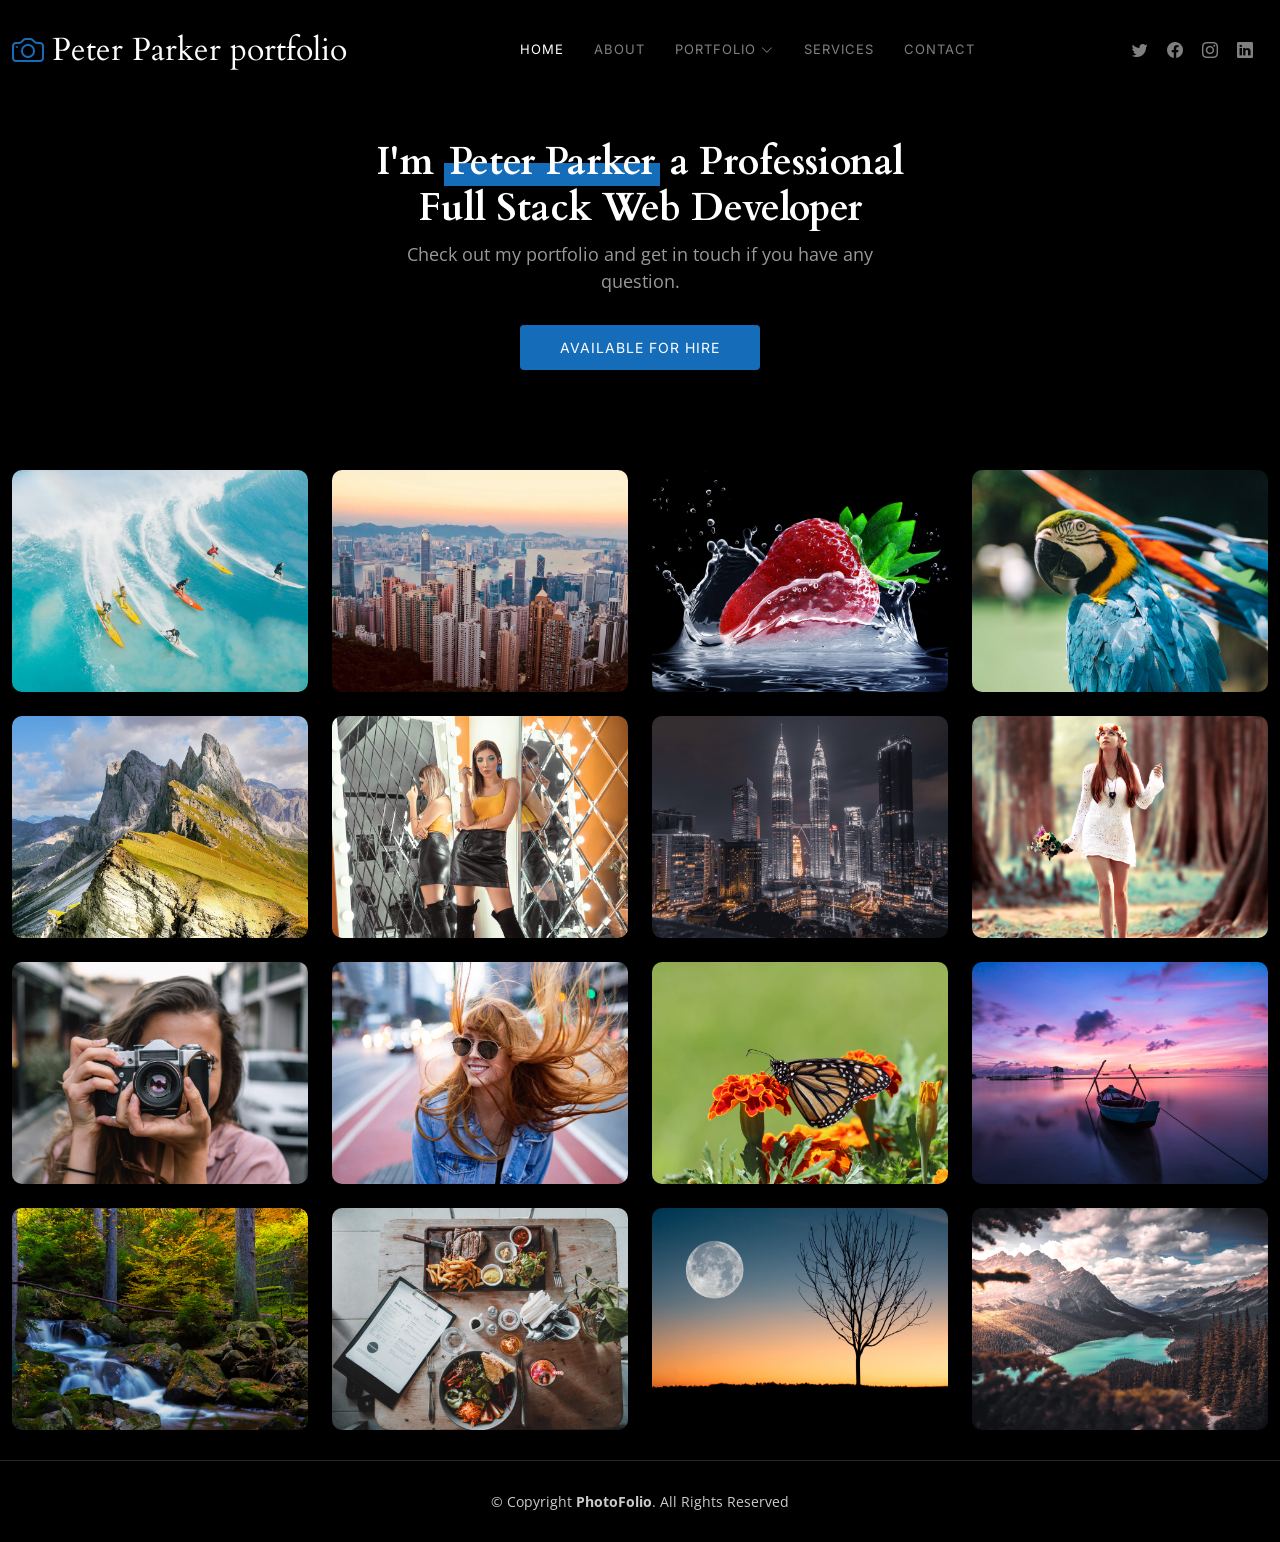
<file: site/index.html>
<!DOCTYPE html>
<html lang="en">

<head>
  <meta charset="utf-8">
  <meta content="width=device-width, initial-scale=1.0" name="viewport">

  <title>Peter Parker</title>
  <meta content="" name="description">
  <meta content="" name="keywords">

  <!-- Favicons -->
  <link href="assets/img/favicon.png" rel="icon">
  <link href="assets/img/apple-touch-icon.png" rel="apple-touch-icon">

  <!-- Google Fonts -->
  <link rel="preconnect" href="https://fonts.googleapis.com">
  <link rel="preconnect" href="https://fonts.gstatic.com" crossorigin>
  <link href="https://fonts.googleapis.com/css2?family=Open+Sans:ital,wght@0,300;0,400;0,500;0,600;0,700;1,300;1,400;1,600;1,700&family=Inter:ital,wght@0,300;0,400;0,500;0,600;0,700;1,300;1,400;1,500;1,600;1,700&family=Cardo:ital,wght@0,400;0,700;1,400&display=swap" rel="stylesheet">

  <!-- Vendor CSS Files -->
  <link href="assets/vendor/bootstrap/css/bootstrap.min.css" rel="stylesheet">
  <link href="assets/vendor/bootstrap-icons/bootstrap-icons.css" rel="stylesheet">
  <link href="assets/vendor/swiper/swiper-bundle.min.css" rel="stylesheet">
  <link href="assets/vendor/glightbox/css/glightbox.min.css" rel="stylesheet">
  <link href="assets/vendor/aos/aos.css" rel="stylesheet">

  <!-- Template Main CSS File -->
  <link href="assets/css/main.css" rel="stylesheet">


</head>

<body>

  <!-- ======= Header ======= -->
  <header id="header" class="header d-flex align-items-center fixed-top">
    <div class="container-fluid d-flex align-items-center justify-content-between">

      <a href="index.html" class="logo d-flex align-items-center  me-auto me-lg-0">
        <!-- Uncomment the line below if you also wish to use an image logo -->
        <!-- <img src="assets/img/logo.png" alt=""> -->
        <i class="bi bi-camera"></i>
        <h1>Peter Parker portfolio</h1>
      </a>

      <nav id="navbar" class="navbar">
        <ul>
          <li><a href="index.html" class="active">Home</a></li>
          <li><a href="about.html">About</a></li>
          <li class="dropdown"><a href="#"><span>Portfolio</span> <i class="bi bi-chevron-down dropdown-indicator"></i></a>
            <ul>
              <li><a href="gallery.html">Nature</a></li>
              <li><a href="gallery.html">People</a></li>
              <li><a href="gallery.html">Architecture</a></li>
              <li><a href="gallery.html">Animals</a></li>
              <li><a href="gallery.html">Sports</a></li>
              <li><a href="gallery.html">Travel</a></li>
              <li class="dropdown"><a href="#"><span>Sub Menu</span> <i class="bi bi-chevron-down dropdown-indicator"></i></a>
                <ul>
                  <li><a href="#">Sub Menu 1</a></li>
                  <li><a href="#">Sub Menu 2</a></li>
                  <li><a href="#">Sub Menu 3</a></li>
                </ul>
              </li>
            </ul>
          </li>
          <li><a href="services.html">Services</a></li>
          <li><a href="contact.html">Contact</a></li>
        </ul>
      </nav><!-- .navbar -->

      <div class="header-social-links">
        <a href="#" class="twitter"><i class="bi bi-twitter"></i></a>
        <a href="#" class="facebook"><i class="bi bi-facebook"></i></a>
        <a href="#" class="instagram"><i class="bi bi-instagram"></i></a>
        <a href="#" class="linkedin"><i class="bi bi-linkedin"></i></i></a>
      </div>
      <i class="mobile-nav-toggle mobile-nav-show bi bi-list"></i>
      <i class="mobile-nav-toggle mobile-nav-hide d-none bi bi-x"></i>

    </div>
  </header><!-- End Header -->

  <!-- ======= Hero Section ======= -->
  <section id="hero" class="hero d-flex flex-column justify-content-center align-items-center" data-aos="fade" data-aos-delay="1500">
    <div class="container">
      <div class="row justify-content-center">
        <div class="col-lg-6 text-center">
          <h2>I'm <span>Peter Parker</span> a Professional Full Stack Web Developer</h2>
          <p>Check out my portfolio and get in touch if you have any question.</p>
          <a href="contact.html" class="btn-get-started">Available for hire</a>
        </div>
      </div>
    </div>
  </section><!-- End Hero Section -->

  <main id="main" data-aos="fade" data-aos-delay="1500">

    <!-- ======= Gallery Section ======= -->
    <section id="gallery" class="gallery">
      <div class="container-fluid">

        <div class="row gy-4 justify-content-center">
          <div class="col-xl-3 col-lg-4 col-md-6">
            <div class="gallery-item h-100">
              <img src="assets/img/gallery/gallery-1.jpg" class="img-fluid" alt="">
              <div class="gallery-links d-flex align-items-center justify-content-center">
                <a href="assets/img/gallery/gallery-1.jpg" title="Gallery 1" class="glightbox preview-link"><i class="bi bi-arrows-angle-expand"></i></a>
                <a href="gallery-single.html" class="details-link"><i class="bi bi-link-45deg"></i></a>
              </div>
            </div>
          </div><!-- End Gallery Item -->
          <div class="col-xl-3 col-lg-4 col-md-6">
            <div class="gallery-item h-100">
              <img src="assets/img/gallery/gallery-2.jpg" class="img-fluid" alt="">
              <div class="gallery-links d-flex align-items-center justify-content-center">
                <a href="assets/img/gallery/gallery-2.jpg" title="Gallery 2" class="glightbox preview-link"><i class="bi bi-arrows-angle-expand"></i></a>
                <a href="gallery-single.html" class="details-link"><i class="bi bi-link-45deg"></i></a>
              </div>
            </div>
          </div><!-- End Gallery Item -->
          <div class="col-xl-3 col-lg-4 col-md-6">
            <div class="gallery-item h-100">
              <img src="assets/img/gallery/gallery-3.jpg" class="img-fluid" alt="">
              <div class="gallery-links d-flex align-items-center justify-content-center">
                <a href="assets/img/gallery/gallery-3.jpg" title="Gallery 3" class="glightbox preview-link"><i class="bi bi-arrows-angle-expand"></i></a>
                <a href="gallery-single.html" class="details-link"><i class="bi bi-link-45deg"></i></a>
              </div>
            </div>
          </div><!-- End Gallery Item -->
          <div class="col-xl-3 col-lg-4 col-md-6">
            <div class="gallery-item h-100">
              <img src="assets/img/gallery/gallery-4.jpg" class="img-fluid" alt="">
              <div class="gallery-links d-flex align-items-center justify-content-center">
                <a href="assets/img/gallery/gallery-4.jpg" title="Gallery 4" class="glightbox preview-link"><i class="bi bi-arrows-angle-expand"></i></a>
                <a href="gallery-single.html" class="details-link"><i class="bi bi-link-45deg"></i></a>
              </div>
            </div>
          </div><!-- End Gallery Item -->
          <div class="col-xl-3 col-lg-4 col-md-6">
            <div class="gallery-item h-100">
              <img src="assets/img/gallery/gallery-5.jpg" class="img-fluid" alt="">
              <div class="gallery-links d-flex align-items-center justify-content-center">
                <a href="assets/img/gallery/gallery-5.jpg" title="Gallery 5" class="glightbox preview-link"><i class="bi bi-arrows-angle-expand"></i></a>
                <a href="gallery-single.html" class="details-link"><i class="bi bi-link-45deg"></i></a>
              </div>
            </div>
          </div><!-- End Gallery Item -->
          <div class="col-xl-3 col-lg-4 col-md-6">
            <div class="gallery-item h-100">
              <img src="assets/img/gallery/gallery-6.jpg" class="img-fluid" alt="">
              <div class="gallery-links d-flex align-items-center justify-content-center">
                <a href="assets/img/gallery/gallery-6.jpg" title="Gallery 6" class="glightbox preview-link"><i class="bi bi-arrows-angle-expand"></i></a>
                <a href="gallery-single.html" class="details-link"><i class="bi bi-link-45deg"></i></a>
              </div>
            </div>
          </div><!-- End Gallery Item -->
          <div class="col-xl-3 col-lg-4 col-md-6">
            <div class="gallery-item h-100">
              <img src="assets/img/gallery/gallery-7.jpg" class="img-fluid" alt="">
              <div class="gallery-links d-flex align-items-center justify-content-center">
                <a href="assets/img/gallery/gallery-7.jpg" title="Gallery 7" class="glightbox preview-link"><i class="bi bi-arrows-angle-expand"></i></a>
                <a href="gallery-single.html" class="details-link"><i class="bi bi-link-45deg"></i></a>
              </div>
            </div>
          </div><!-- End Gallery Item -->
          <div class="col-xl-3 col-lg-4 col-md-6">
            <div class="gallery-item h-100">
              <img src="assets/img/gallery/gallery-8.jpg" class="img-fluid" alt="">
              <div class="gallery-links d-flex align-items-center justify-content-center">
                <a href="assets/img/gallery/gallery-8.jpg" title="Gallery 8" class="glightbox preview-link"><i class="bi bi-arrows-angle-expand"></i></a>
                <a href="gallery-single.html" class="details-link"><i class="bi bi-link-45deg"></i></a>
              </div>
            </div>
          </div><!-- End Gallery Item -->
          <div class="col-xl-3 col-lg-4 col-md-6">
            <div class="gallery-item h-100">
              <img src="assets/img/gallery/gallery-9.jpg" class="img-fluid" alt="">
              <div class="gallery-links d-flex align-items-center justify-content-center">
                <a href="assets/img/gallery/gallery-9.jpg" title="Gallery 9" class="glightbox preview-link"><i class="bi bi-arrows-angle-expand"></i></a>
                <a href="gallery-single.html" class="details-link"><i class="bi bi-link-45deg"></i></a>
              </div>
            </div>
          </div><!-- End Gallery Item -->
          <div class="col-xl-3 col-lg-4 col-md-6">
            <div class="gallery-item h-100">
              <img src="assets/img/gallery/gallery-10.jpg" class="img-fluid" alt="">
              <div class="gallery-links d-flex align-items-center justify-content-center">
                <a href="assets/img/gallery/gallery-10.jpg" title="Gallery 10" class="glightbox preview-link"><i class="bi bi-arrows-angle-expand"></i></a>
                <a href="gallery-single.html" class="details-link"><i class="bi bi-link-45deg"></i></a>
              </div>
            </div>
          </div><!-- End Gallery Item -->
          <div class="col-xl-3 col-lg-4 col-md-6">
            <div class="gallery-item h-100">
              <img src="assets/img/gallery/gallery-11.jpg" class="img-fluid" alt="">
              <div class="gallery-links d-flex align-items-center justify-content-center">
                <a href="assets/img/gallery/gallery-11.jpg" title="Gallery 11" class="glightbox preview-link"><i class="bi bi-arrows-angle-expand"></i></a>
                <a href="gallery-single.html" class="details-link"><i class="bi bi-link-45deg"></i></a>
              </div>
            </div>
          </div><!-- End Gallery Item -->
          <div class="col-xl-3 col-lg-4 col-md-6">
            <div class="gallery-item h-100">
              <img src="assets/img/gallery/gallery-12.jpg" class="img-fluid" alt="">
              <div class="gallery-links d-flex align-items-center justify-content-center">
                <a href="assets/img/gallery/gallery-12.jpg" title="Gallery 12" class="glightbox preview-link"><i class="bi bi-arrows-angle-expand"></i></a>
                <a href="gallery-single.html" class="details-link"><i class="bi bi-link-45deg"></i></a>
              </div>
            </div>
          </div><!-- End Gallery Item -->
          <div class="col-xl-3 col-lg-4 col-md-6">
            <div class="gallery-item h-100">
              <img src="assets/img/gallery/gallery-13.jpg" class="img-fluid" alt="">
              <div class="gallery-links d-flex align-items-center justify-content-center">
                <a href="assets/img/gallery/gallery-13.jpg" title="Gallery 13" class="glightbox preview-link"><i class="bi bi-arrows-angle-expand"></i></a>
                <a href="gallery-single.html" class="details-link"><i class="bi bi-link-45deg"></i></a>
              </div>
            </div>
          </div><!-- End Gallery Item -->
          <div class="col-xl-3 col-lg-4 col-md-6">
            <div class="gallery-item h-100">
              <img src="assets/img/gallery/gallery-14.jpg" class="img-fluid" alt="">
              <div class="gallery-links d-flex align-items-center justify-content-center">
                <a href="assets/img/gallery/gallery-14.jpg" title="Gallery 14" class="glightbox preview-link"><i class="bi bi-arrows-angle-expand"></i></a>
                <a href="gallery-single.html" class="details-link"><i class="bi bi-link-45deg"></i></a>
              </div>
            </div>
          </div><!-- End Gallery Item -->
          <div class="col-xl-3 col-lg-4 col-md-6">
            <div class="gallery-item h-100">
              <img src="assets/img/gallery/gallery-15.jpg" class="img-fluid" alt="">
              <div class="gallery-links d-flex align-items-center justify-content-center">
                <a href="assets/img/gallery/gallery-15.jpg" title="Gallery 15" class="glightbox preview-link"><i class="bi bi-arrows-angle-expand"></i></a>
                <a href="gallery-single.html" class="details-link"><i class="bi bi-link-45deg"></i></a>
              </div>
            </div>
          </div><!-- End Gallery Item -->
          <div class="col-xl-3 col-lg-4 col-md-6">
            <div class="gallery-item h-100">
              <img src="assets/img/gallery/gallery-16.jpg" class="img-fluid" alt="">
              <div class="gallery-links d-flex align-items-center justify-content-center">
                <a href="assets/img/gallery/gallery-16.jpg" title="Gallery 16" class="glightbox preview-link"><i class="bi bi-arrows-angle-expand"></i></a>
                <a href="gallery-single.html" class="details-link"><i class="bi bi-link-45deg"></i></a>
              </div>
            </div>
          </div><!-- End Gallery Item -->

        </div>

      </div>
    </section><!-- End Gallery Section -->

  </main><!-- End #main -->

  <!-- ======= Footer ======= -->
  <footer id="footer" class="footer">
    <div class="container">
      <div class="copyright">
        &copy; Copyright <strong><span>PhotoFolio</span></strong>. All Rights Reserved
      </div>
      
    </div>
  </footer><!-- End Footer -->

  <a href="#" class="scroll-top d-flex align-items-center justify-content-center"><i class="bi bi-arrow-up-short"></i></a>

  <div id="preloader">
    <div class="line"></div>
  </div>

  <!-- Vendor JS Files -->
  <script src="assets/vendor/bootstrap/js/bootstrap.bundle.min.js"></script>
  <script src="assets/vendor/swiper/swiper-bundle.min.js"></script>
  <script src="assets/vendor/glightbox/js/glightbox.min.js"></script>
  <script src="assets/vendor/aos/aos.js"></script>
  <script src="assets/vendor/php-email-form/validate.js"></script>

  <!-- Template Main JS File -->
  <script src="assets/js/main.js"></script>

</body>

</html>
</file>
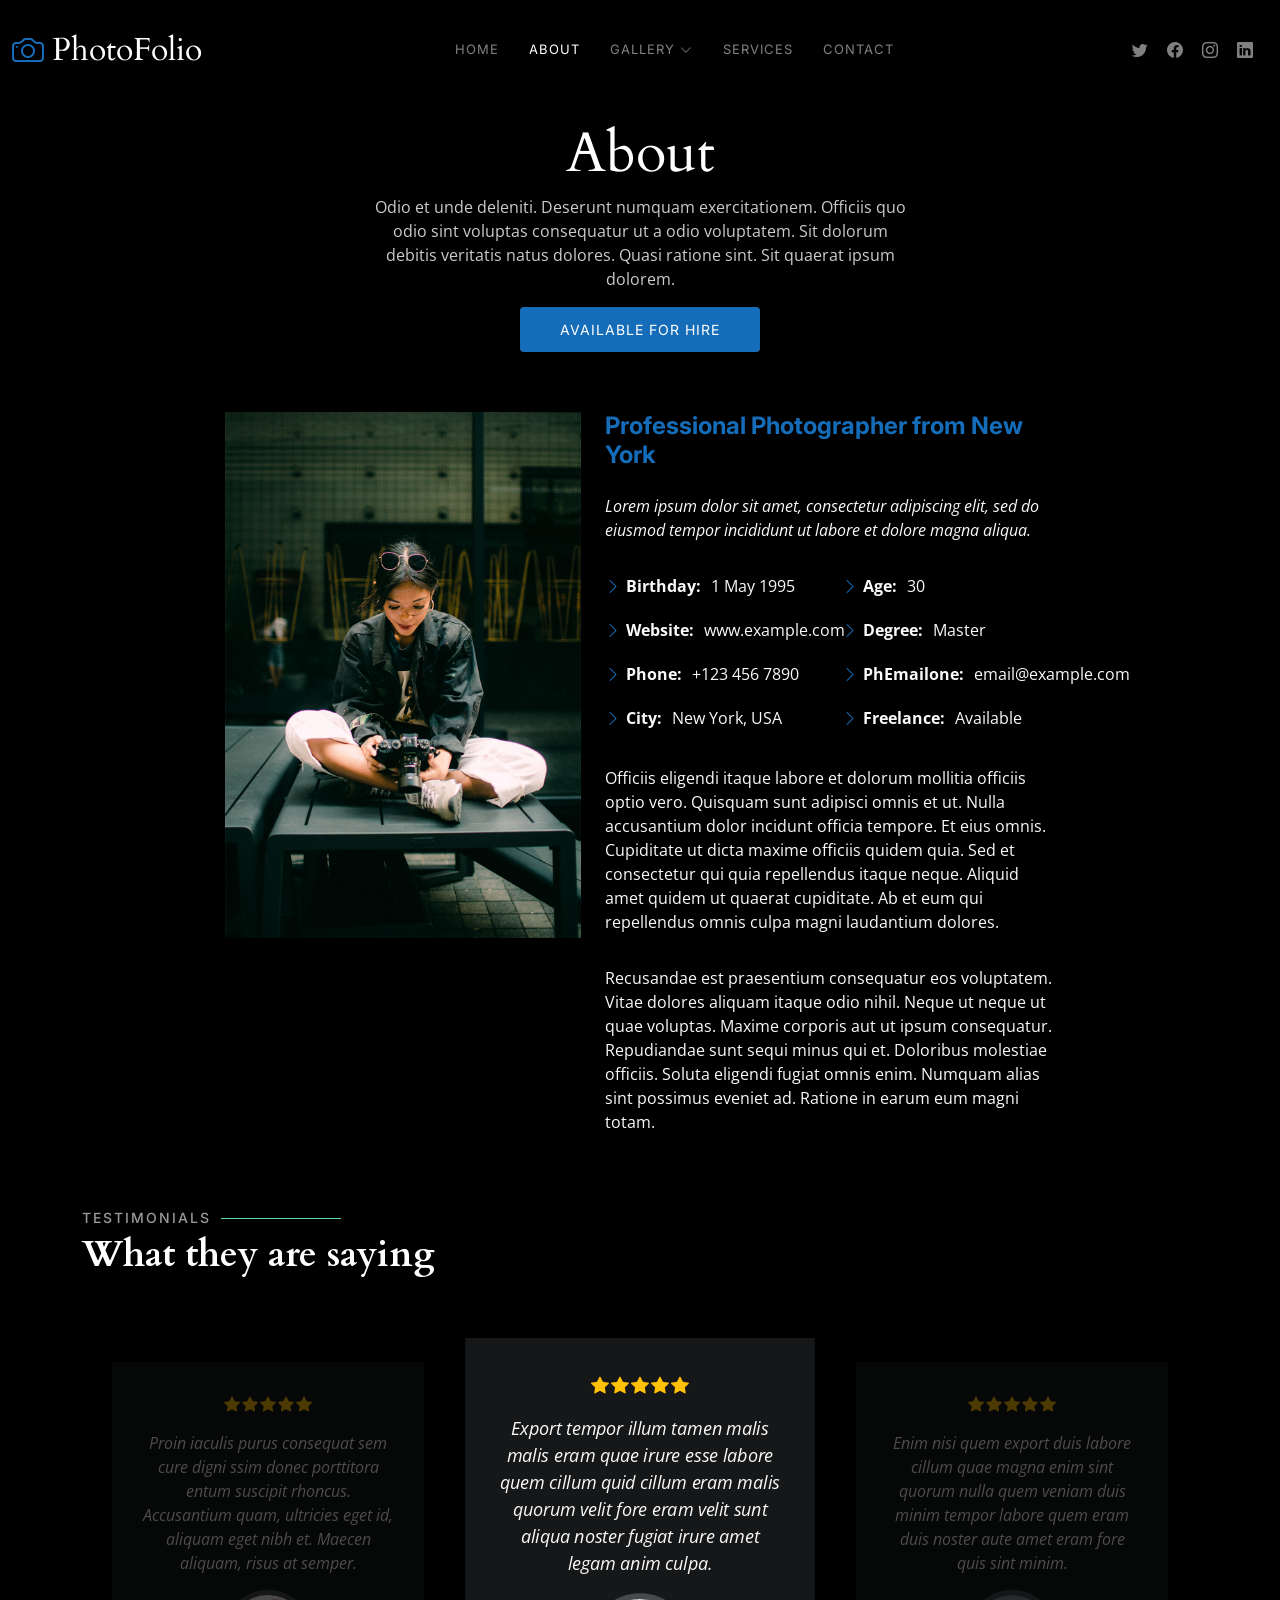
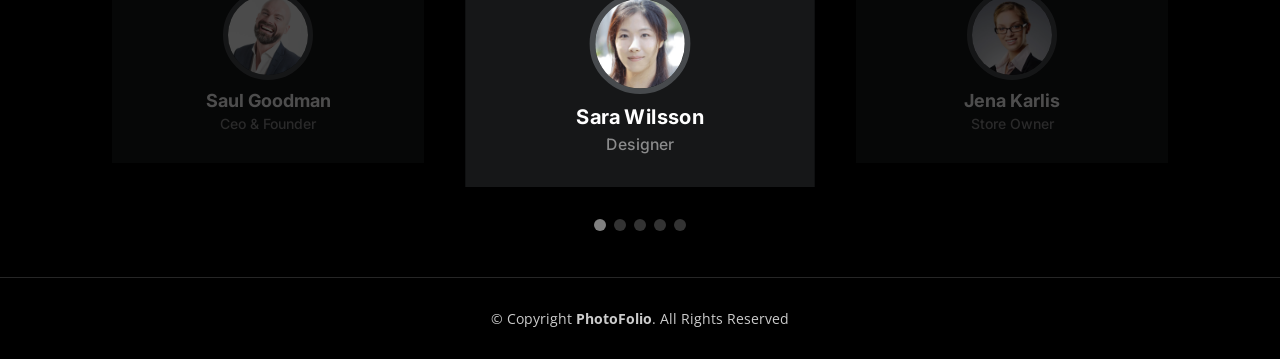
<file: site/about.html>
<!DOCTYPE html>
<html lang="en">

<head>
  <meta charset="utf-8">
  <meta content="width=device-width, initial-scale=1.0" name="viewport">

  <title>PhotoFolio Bootstrap Template - About</title>
  <meta content="" name="description">
  <meta content="" name="keywords">

  <!-- Favicons -->
  <link href="assets/img/favicon.png" rel="icon">
  <link href="assets/img/apple-touch-icon.png" rel="apple-touch-icon">

  <!-- Google Fonts -->
  <link rel="preconnect" href="https://fonts.googleapis.com">
  <link rel="preconnect" href="https://fonts.gstatic.com" crossorigin>
  <link href="https://fonts.googleapis.com/css2?family=Open+Sans:ital,wght@0,300;0,400;0,500;0,600;0,700;1,300;1,400;1,600;1,700&family=Inter:ital,wght@0,300;0,400;0,500;0,600;0,700;1,300;1,400;1,500;1,600;1,700&family=Cardo:ital,wght@0,400;0,700;1,400&display=swap" rel="stylesheet">

  <!-- Vendor CSS Files -->
  <link href="assets/vendor/bootstrap/css/bootstrap.min.css" rel="stylesheet">
  <link href="assets/vendor/bootstrap-icons/bootstrap-icons.css" rel="stylesheet">
  <link href="assets/vendor/swiper/swiper-bundle.min.css" rel="stylesheet">
  <link href="assets/vendor/glightbox/css/glightbox.min.css" rel="stylesheet">
  <link href="assets/vendor/aos/aos.css" rel="stylesheet">

  <!-- Template Main CSS File -->
  <link href="assets/css/main.css" rel="stylesheet">

  <!-- =======================================================
  * Template Name: PhotoFolio
  * Updated: Sep 18 2023 with Bootstrap v5.3.2
  * Template URL: https://bootstrapmade.com/photofolio-bootstrap-photography-website-template/
  * Author: BootstrapMade.com
  * License: https://bootstrapmade.com/license/
  ======================================================== -->
</head>

<body>

  <!-- ======= Header ======= -->
  <header id="header" class="header d-flex align-items-center fixed-top">
    <div class="container-fluid d-flex align-items-center justify-content-between">

      <a href="index.html" class="logo d-flex align-items-center  me-auto me-lg-0">
        <!-- Uncomment the line below if you also wish to use an image logo -->
        <!-- <img src="assets/img/logo.png" alt=""> -->
        <i class="bi bi-camera"></i>
        <h1>PhotoFolio</h1>
      </a>

      <nav id="navbar" class="navbar">
        <ul>
          <li><a href="index.html">Home</a></li>
          <li><a href="about.html" class="active">About</a></li>
          <li class="dropdown"><a href="#"><span>Gallery</span> <i class="bi bi-chevron-down dropdown-indicator"></i></a>
            <ul>
              <li><a href="gallery.html">Nature</a></li>
              <li><a href="gallery.html">People</a></li>
              <li><a href="gallery.html">Architecture</a></li>
              <li><a href="gallery.html">Animals</a></li>
              <li><a href="gallery.html">Sports</a></li>
              <li><a href="gallery.html">Travel</a></li>
              <li class="dropdown"><a href="#"><span>Sub Menu</span> <i class="bi bi-chevron-down dropdown-indicator"></i></a>
                <ul>
                  <li><a href="#">Sub Menu 1</a></li>
                  <li><a href="#">Sub Menu 2</a></li>
                  <li><a href="#">Sub Menu 3</a></li>
                </ul>
              </li>
            </ul>
          </li>
          <li><a href="services.html">Services</a></li>
          <li><a href="contact.html">Contact</a></li>
        </ul>
      </nav><!-- .navbar -->

      <div class="header-social-links">
        <a href="#" class="twitter"><i class="bi bi-twitter"></i></a>
        <a href="#" class="facebook"><i class="bi bi-facebook"></i></a>
        <a href="#" class="instagram"><i class="bi bi-instagram"></i></a>
        <a href="#" class="linkedin"><i class="bi bi-linkedin"></i></i></a>
      </div>
      <i class="mobile-nav-toggle mobile-nav-show bi bi-list"></i>
      <i class="mobile-nav-toggle mobile-nav-hide d-none bi bi-x"></i>

    </div>
  </header><!-- End Header -->

  <main id="main" data-aos="fade" data-aos-delay="1500">

    <!-- ======= End Page Header ======= -->
    <div class="page-header d-flex align-items-center">
      <div class="container position-relative">
        <div class="row d-flex justify-content-center">
          <div class="col-lg-6 text-center">
            <h2>About</h2>
            <p>Odio et unde deleniti. Deserunt numquam exercitationem. Officiis quo odio sint voluptas consequatur ut a odio voluptatem. Sit dolorum debitis veritatis natus dolores. Quasi ratione sint. Sit quaerat ipsum dolorem.</p>

            <a class="cta-btn" href="contact.html">Available for hire</a>

          </div>
        </div>
      </div>
    </div><!-- End Page Header -->

    <!-- ======= About Section ======= -->
    <section id="about" class="about">
      <div class="container">

        <div class="row gy-4 justify-content-center">
          <div class="col-lg-4">
            <img src="assets/img/profile-img.jpg" class="img-fluid" alt="">
          </div>
          <div class="col-lg-5 content">
            <h2>Professional Photographer from New York</h2>
            <p class="fst-italic py-3">
              Lorem ipsum dolor sit amet, consectetur adipiscing elit, sed do eiusmod tempor incididunt ut labore et dolore
              magna aliqua.
            </p>
            <div class="row">
              <div class="col-lg-6">
                <ul>
                  <li><i class="bi bi-chevron-right"></i> <strong>Birthday:</strong> <span>1 May 1995</span></li>
                  <li><i class="bi bi-chevron-right"></i> <strong>Website:</strong> <span>www.example.com</span></li>
                  <li><i class="bi bi-chevron-right"></i> <strong>Phone:</strong> <span>+123 456 7890</span></li>
                  <li><i class="bi bi-chevron-right"></i> <strong>City:</strong> <span>New York, USA</span></li>
                </ul>
              </div>
              <div class="col-lg-6">
                <ul>
                  <li><i class="bi bi-chevron-right"></i> <strong>Age:</strong> <span>30</span></li>
                  <li><i class="bi bi-chevron-right"></i> <strong>Degree:</strong> <span>Master</span></li>
                  <li><i class="bi bi-chevron-right"></i> <strong>PhEmailone:</strong> <span>email@example.com</span></li>
                  <li><i class="bi bi-chevron-right"></i> <strong>Freelance:</strong> <span>Available</span></li>
                </ul>
              </div>
            </div>
            <p class="py-3">
              Officiis eligendi itaque labore et dolorum mollitia officiis optio vero. Quisquam sunt adipisci omnis et ut. Nulla accusantium dolor incidunt officia tempore. Et eius omnis.
              Cupiditate ut dicta maxime officiis quidem quia. Sed et consectetur qui quia repellendus itaque neque. Aliquid amet quidem ut quaerat cupiditate. Ab et eum qui repellendus omnis culpa magni laudantium dolores.
            </p>
            <p class="m-0">
              Recusandae est praesentium consequatur eos voluptatem. Vitae dolores aliquam itaque odio nihil. Neque ut neque ut quae voluptas. Maxime corporis aut ut ipsum consequatur. Repudiandae sunt sequi minus qui et. Doloribus molestiae officiis.
              Soluta eligendi fugiat omnis enim. Numquam alias sint possimus eveniet ad. Ratione in earum eum magni totam.
            </p>
          </div>
        </div>

      </div>
    </section><!-- End About Section -->

    <!-- ======= Testimonials Section ======= -->
    <section id="testimonials" class="testimonials">
      <div class="container">

        <div class="section-header">
          <h2>Testimonials</h2>
          <p>What they are saying</p>
        </div>

        <div class="slides-3 swiper">
          <div class="swiper-wrapper">

            <div class="swiper-slide">
              <div class="testimonial-item">
                <div class="stars">
                  <i class="bi bi-star-fill"></i><i class="bi bi-star-fill"></i><i class="bi bi-star-fill"></i><i class="bi bi-star-fill"></i><i class="bi bi-star-fill"></i>
                </div>
                <p>
                  Proin iaculis purus consequat sem cure digni ssim donec porttitora entum suscipit rhoncus. Accusantium quam, ultricies eget id, aliquam eget nibh et. Maecen aliquam, risus at semper.
                </p>
                <div class="profile mt-auto">
                  <img src="assets/img/testimonials/testimonials-1.jpg" class="testimonial-img" alt="">
                  <h3>Saul Goodman</h3>
                  <h4>Ceo &amp; Founder</h4>
                </div>
              </div>
            </div><!-- End testimonial item -->

            <div class="swiper-slide">
              <div class="testimonial-item">
                <div class="stars">
                  <i class="bi bi-star-fill"></i><i class="bi bi-star-fill"></i><i class="bi bi-star-fill"></i><i class="bi bi-star-fill"></i><i class="bi bi-star-fill"></i>
                </div>
                <p>
                  Export tempor illum tamen malis malis eram quae irure esse labore quem cillum quid cillum eram malis quorum velit fore eram velit sunt aliqua noster fugiat irure amet legam anim culpa.
                </p>
                <div class="profile mt-auto">
                  <img src="assets/img/testimonials/testimonials-2.jpg" class="testimonial-img" alt="">
                  <h3>Sara Wilsson</h3>
                  <h4>Designer</h4>
                </div>
              </div>
            </div><!-- End testimonial item -->

            <div class="swiper-slide">
              <div class="testimonial-item">
                <div class="stars">
                  <i class="bi bi-star-fill"></i><i class="bi bi-star-fill"></i><i class="bi bi-star-fill"></i><i class="bi bi-star-fill"></i><i class="bi bi-star-fill"></i>
                </div>
                <p>
                  Enim nisi quem export duis labore cillum quae magna enim sint quorum nulla quem veniam duis minim tempor labore quem eram duis noster aute amet eram fore quis sint minim.
                </p>
                <div class="profile mt-auto">
                  <img src="assets/img/testimonials/testimonials-3.jpg" class="testimonial-img" alt="">
                  <h3>Jena Karlis</h3>
                  <h4>Store Owner</h4>
                </div>
              </div>
            </div><!-- End testimonial item -->

            <div class="swiper-slide">
              <div class="testimonial-item">
                <div class="stars">
                  <i class="bi bi-star-fill"></i><i class="bi bi-star-fill"></i><i class="bi bi-star-fill"></i><i class="bi bi-star-fill"></i><i class="bi bi-star-fill"></i>
                </div>
                <p>
                  Fugiat enim eram quae cillum dolore dolor amet nulla culpa multos export minim fugiat minim velit minim dolor enim duis veniam ipsum anim magna sunt elit fore quem dolore labore illum veniam.
                </p>
                <div class="profile mt-auto">
                  <img src="assets/img/testimonials/testimonials-4.jpg" class="testimonial-img" alt="">
                  <h3>Matt Brandon</h3>
                  <h4>Freelancer</h4>
                </div>
              </div>
            </div><!-- End testimonial item -->

            <div class="swiper-slide">
              <div class="testimonial-item">
                <div class="stars">
                  <i class="bi bi-star-fill"></i><i class="bi bi-star-fill"></i><i class="bi bi-star-fill"></i><i class="bi bi-star-fill"></i><i class="bi bi-star-fill"></i>
                </div>
                <p>
                  Quis quorum aliqua sint quem legam fore sunt eram irure aliqua veniam tempor noster veniam enim culpa labore duis sunt culpa nulla illum cillum fugiat legam esse veniam culpa fore nisi cillum quid.
                </p>
                <div class="profile mt-auto">
                  <img src="assets/img/testimonials/testimonials-5.jpg" class="testimonial-img" alt="">
                  <h3>John Larson</h3>
                  <h4>Entrepreneur</h4>
                </div>
              </div>
            </div><!-- End testimonial item -->

          </div>
          <div class="swiper-pagination"></div>
        </div>

      </div>
    </section><!-- End Testimonials Section -->

  </main><!-- End #main -->

  <!-- ======= Footer ======= -->
  <footer id="footer" class="footer">
    <div class="container">
      <div class="copyright">
        &copy; Copyright <strong><span>PhotoFolio</span></strong>. All Rights Reserved
      </div>
      
    </div>
  </footer><!-- End Footer -->

  <a href="#" class="scroll-top d-flex align-items-center justify-content-center"><i class="bi bi-arrow-up-short"></i></a>

  <div id="preloader">
    <div class="line"></div>
  </div>

  <!-- Vendor JS Files -->
  <script src="assets/vendor/bootstrap/js/bootstrap.bundle.min.js"></script>
  <script src="assets/vendor/swiper/swiper-bundle.min.js"></script>
  <script src="assets/vendor/glightbox/js/glightbox.min.js"></script>
  <script src="assets/vendor/aos/aos.js"></script>
  <script src="assets/vendor/php-email-form/validate.js"></script>

  <!-- Template Main JS File -->
  <script src="assets/js/main.js"></script>

</body>

</html>
</file>
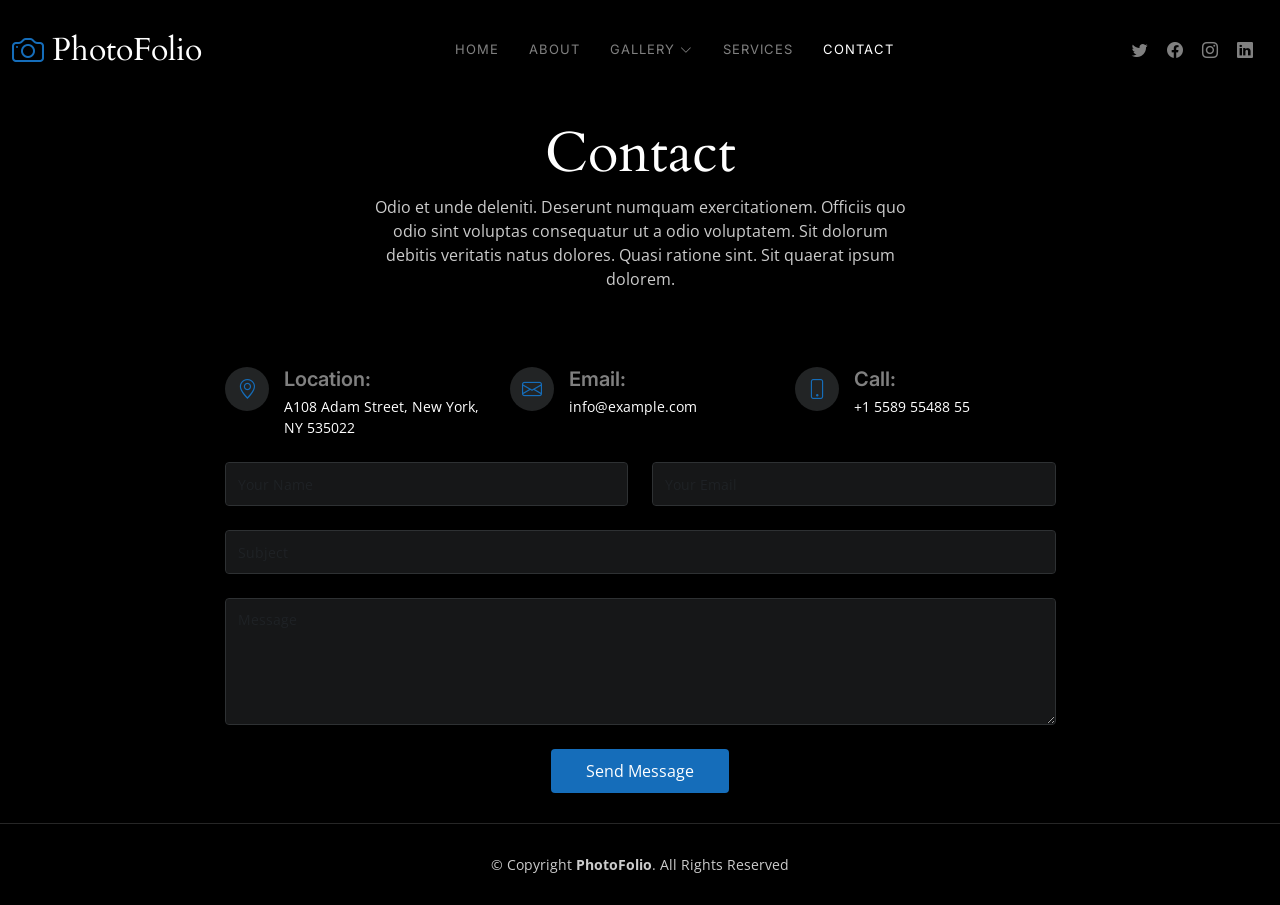
<file: site/contact.html>
<!DOCTYPE html>
<html lang="en">

<head>
  <meta charset="utf-8">
  <meta content="width=device-width, initial-scale=1.0" name="viewport">

  <title>PhotoFolio Bootstrap Template - Contact</title>
  <meta content="" name="description">
  <meta content="" name="keywords">

  <!-- Favicons -->
  <link href="assets/img/favicon.png" rel="icon">
  <link href="assets/img/apple-touch-icon.png" rel="apple-touch-icon">

  <!-- Google Fonts -->
  <link rel="preconnect" href="https://fonts.googleapis.com">
  <link rel="preconnect" href="https://fonts.gstatic.com" crossorigin>
  <link href="https://fonts.googleapis.com/css2?family=Open+Sans:ital,wght@0,300;0,400;0,500;0,600;0,700;1,300;1,400;1,600;1,700&family=Inter:ital,wght@0,300;0,400;0,500;0,600;0,700;1,300;1,400;1,500;1,600;1,700&family=Cardo:ital,wght@0,400;0,700;1,400&display=swap" rel="stylesheet">

  <!-- Vendor CSS Files -->
  <link href="assets/vendor/bootstrap/css/bootstrap.min.css" rel="stylesheet">
  <link href="assets/vendor/bootstrap-icons/bootstrap-icons.css" rel="stylesheet">
  <link href="assets/vendor/swiper/swiper-bundle.min.css" rel="stylesheet">
  <link href="assets/vendor/glightbox/css/glightbox.min.css" rel="stylesheet">
  <link href="assets/vendor/aos/aos.css" rel="stylesheet">

  <!-- Template Main CSS File -->
  <link href="assets/css/main.css" rel="stylesheet">

  <!-- =======================================================
  * Template Name: PhotoFolio
  * Updated: Sep 18 2023 with Bootstrap v5.3.2
  * Template URL: https://bootstrapmade.com/photofolio-bootstrap-photography-website-template/
  * Author: BootstrapMade.com
  * License: https://bootstrapmade.com/license/
  ======================================================== -->
</head>

<body>

  <!-- ======= Header ======= -->
  <header id="header" class="header d-flex align-items-center fixed-top">
    <div class="container-fluid d-flex align-items-center justify-content-between">

      <a href="index.html" class="logo d-flex align-items-center  me-auto me-lg-0">
        <!-- Uncomment the line below if you also wish to use an image logo -->
        <!-- <img src="assets/img/logo.png" alt=""> -->
        <i class="bi bi-camera"></i>
        <h1>PhotoFolio</h1>
      </a>

      <nav id="navbar" class="navbar">
        <ul>
          <li><a href="index.html">Home</a></li>
          <li><a href="about.html">About</a></li>
          <li class="dropdown"><a href="#"><span>Gallery</span> <i class="bi bi-chevron-down dropdown-indicator"></i></a>
            <ul>
              <li><a href="gallery.html">Nature</a></li>
              <li><a href="gallery.html">People</a></li>
              <li><a href="gallery.html">Architecture</a></li>
              <li><a href="gallery.html">Animals</a></li>
              <li><a href="gallery.html">Sports</a></li>
              <li><a href="gallery.html">Travel</a></li>
              <li class="dropdown"><a href="#"><span>Sub Menu</span> <i class="bi bi-chevron-down dropdown-indicator"></i></a>
                <ul>
                  <li><a href="#">Sub Menu 1</a></li>
                  <li><a href="#">Sub Menu 2</a></li>
                  <li><a href="#">Sub Menu 3</a></li>
                </ul>
              </li>
            </ul>
          </li>
          <li><a href="services.html">Services</a></li>
          <li><a href="contact.html" class="active">Contact</a></li>
        </ul>
      </nav><!-- .navbar -->

      <div class="header-social-links">
        <a href="#" class="twitter"><i class="bi bi-twitter"></i></a>
        <a href="#" class="facebook"><i class="bi bi-facebook"></i></a>
        <a href="#" class="instagram"><i class="bi bi-instagram"></i></a>
        <a href="#" class="linkedin"><i class="bi bi-linkedin"></i></i></a>
      </div>
      <i class="mobile-nav-toggle mobile-nav-show bi bi-list"></i>
      <i class="mobile-nav-toggle mobile-nav-hide d-none bi bi-x"></i>

    </div>
  </header><!-- End Header -->

  <main id="main" data-aos="fade" data-aos-delay="1500">

    <!-- ======= End Page Header ======= -->
    <div class="page-header d-flex align-items-center">
      <div class="container position-relative">
        <div class="row d-flex justify-content-center">
          <div class="col-lg-6 text-center">
            <h2>Contact</h2>
            <p>Odio et unde deleniti. Deserunt numquam exercitationem. Officiis quo odio sint voluptas consequatur ut a odio voluptatem. Sit dolorum debitis veritatis natus dolores. Quasi ratione sint. Sit quaerat ipsum dolorem.</p>

          </div>
        </div>
      </div>
    </div><!-- End Page Header -->

    <!-- ======= Contact Section ======= -->
    <section id="contact" class="contact">
      <div class="container">

        <div class="row gy-4 justify-content-center">

          <div class="col-lg-3">
            <div class="info-item d-flex">
              <i class="bi bi-geo-alt flex-shrink-0"></i>
              <div>
                <h4>Location:</h4>
                <p>A108 Adam Street, New York, NY 535022</p>
              </div>
            </div>
          </div><!-- End Info Item -->

          <div class="col-lg-3">
            <div class="info-item d-flex">
              <i class="bi bi-envelope flex-shrink-0"></i>
              <div>
                <h4>Email:</h4>
                <p>info@example.com</p>
              </div>
            </div>
          </div><!-- End Info Item -->

          <div class="col-lg-3">
            <div class="info-item d-flex">
              <i class="bi bi-phone flex-shrink-0"></i>
              <div>
                <h4>Call:</h4>
                <p>+1 5589 55488 55</p>
              </div>
            </div>
          </div><!-- End Info Item -->

        </div>

        <div class="row justify-content-center mt-4">

          <div class="col-lg-9">
            <form action="forms/contact.php" method="post" role="form" class="php-email-form">
              <div class="row">
                <div class="col-md-6 form-group">
                  <input type="text" name="name" class="form-control" id="name" placeholder="Your Name" required>
                </div>
                <div class="col-md-6 form-group mt-3 mt-md-0">
                  <input type="email" class="form-control" name="email" id="email" placeholder="Your Email" required>
                </div>
              </div>
              <div class="form-group mt-3">
                <input type="text" class="form-control" name="subject" id="subject" placeholder="Subject" required>
              </div>
              <div class="form-group mt-3">
                <textarea class="form-control" name="message" rows="5" placeholder="Message" required></textarea>
              </div>
              <div class="my-3">
                <div class="loading">Loading</div>
                <div class="error-message"></div>
                <div class="sent-message">Your message has been sent. Thank you!</div>
              </div>
              <div class="text-center"><button type="submit">Send Message</button></div>
            </form>
          </div><!-- End Contact Form -->

        </div>

      </div>
    </section><!-- End Contact Section -->

  </main><!-- End #main -->

  <!-- ======= Footer ======= -->
  <footer id="footer" class="footer">
    <div class="container">
      <div class="copyright">
        &copy; Copyright <strong><span>PhotoFolio</span></strong>. All Rights Reserved
      </div>
      
    </div>
  </footer><!-- End Footer -->

  <a href="#" class="scroll-top d-flex align-items-center justify-content-center"><i class="bi bi-arrow-up-short"></i></a>

  <div id="preloader">
    <div class="line"></div>
  </div>

  <!-- Vendor JS Files -->
  <script src="assets/vendor/bootstrap/js/bootstrap.bundle.min.js"></script>
  <script src="assets/vendor/swiper/swiper-bundle.min.js"></script>
  <script src="assets/vendor/glightbox/js/glightbox.min.js"></script>
  <script src="assets/vendor/aos/aos.js"></script>
  <script src="assets/vendor/php-email-form/validate.js"></script>

  <!-- Template Main JS File -->
  <script src="assets/js/main.js"></script>

</body>

</html>
</file>
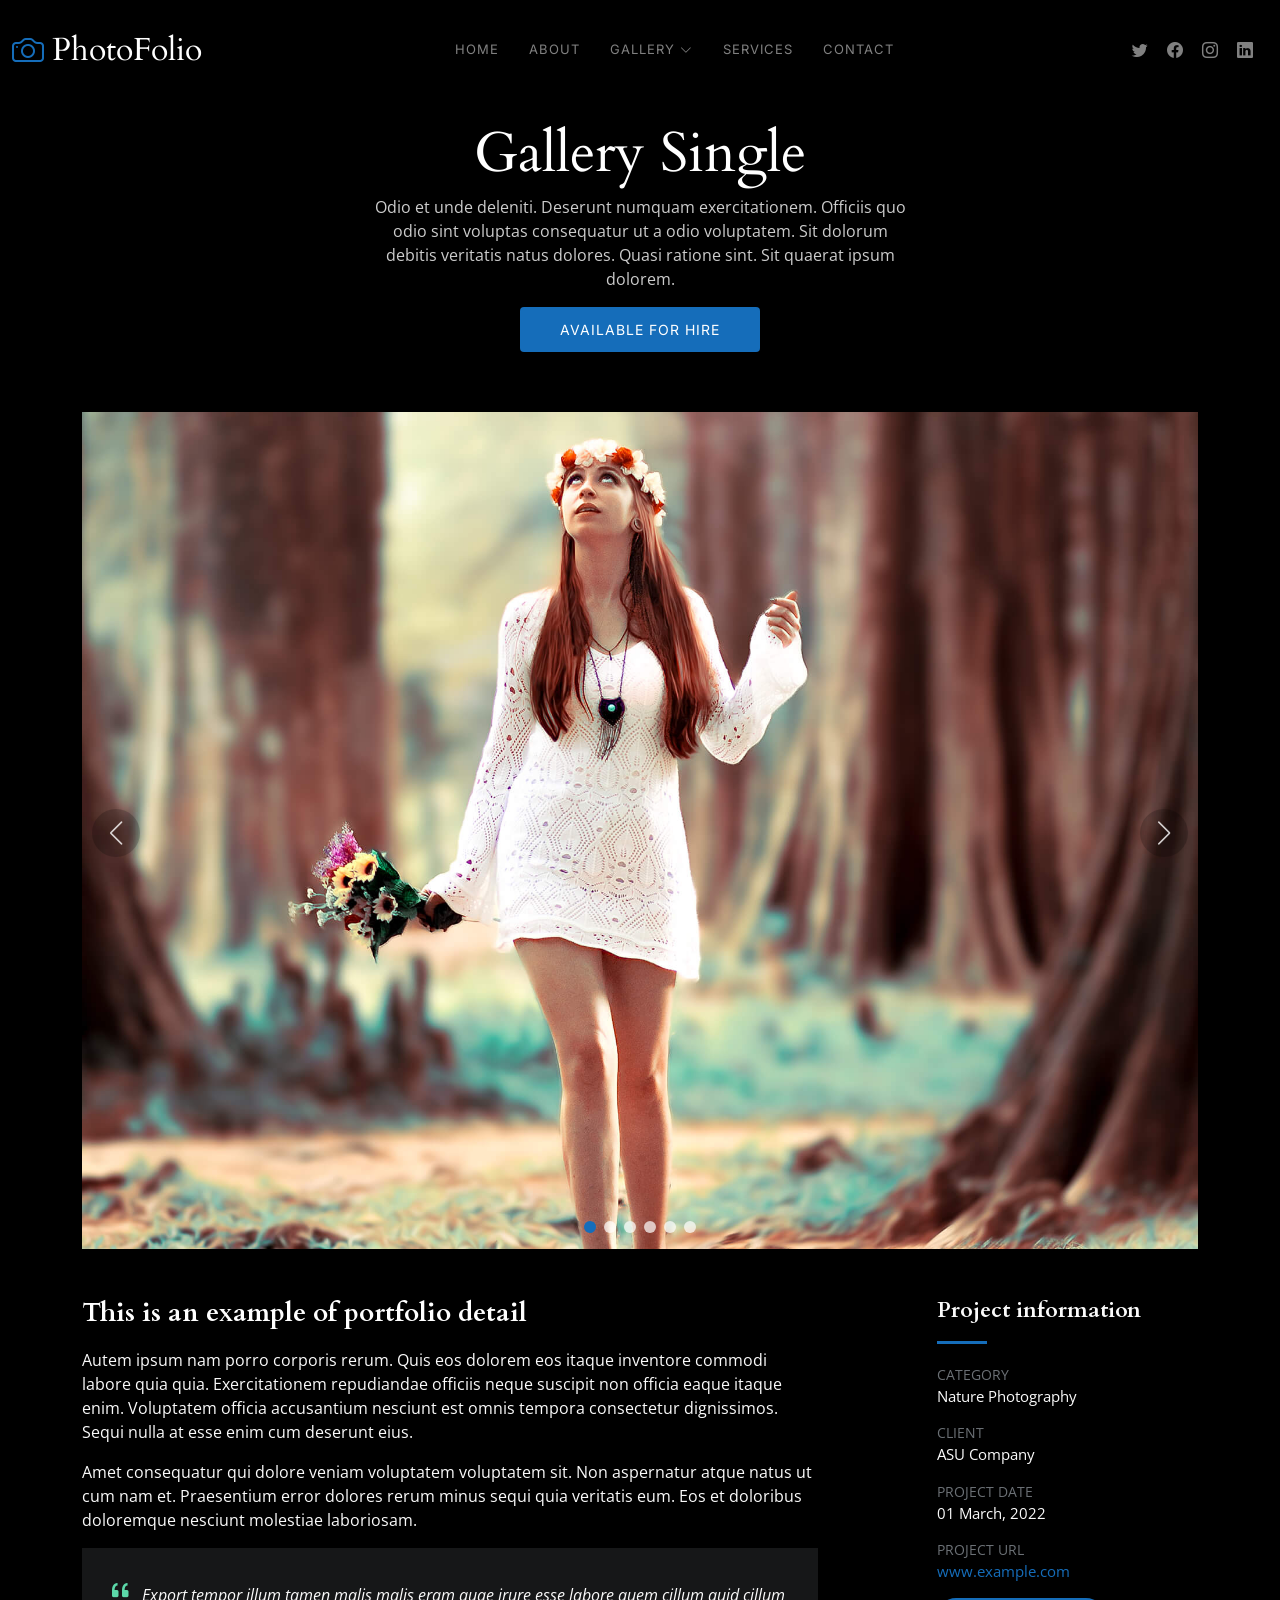
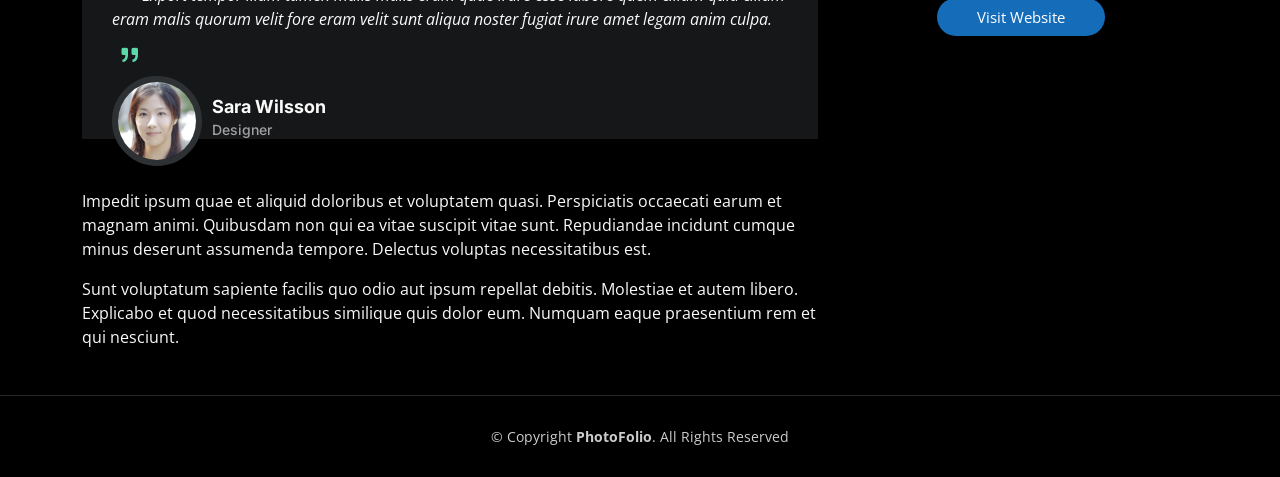
<file: site/gallery-single.html>
<!DOCTYPE html>
<html lang="en">

<head>
  <meta charset="utf-8">
  <meta content="width=device-width, initial-scale=1.0" name="viewport">

  <title>PhotoFolio Bootstrap Template - Gallery Single</title>
  <meta content="" name="description">
  <meta content="" name="keywords">

  <!-- Favicons -->
  <link href="assets/img/favicon.png" rel="icon">
  <link href="assets/img/apple-touch-icon.png" rel="apple-touch-icon">

  <!-- Google Fonts -->
  <link rel="preconnect" href="https://fonts.googleapis.com">
  <link rel="preconnect" href="https://fonts.gstatic.com" crossorigin>
  <link href="https://fonts.googleapis.com/css2?family=Open+Sans:ital,wght@0,300;0,400;0,500;0,600;0,700;1,300;1,400;1,600;1,700&family=Inter:ital,wght@0,300;0,400;0,500;0,600;0,700;1,300;1,400;1,500;1,600;1,700&family=Cardo:ital,wght@0,400;0,700;1,400&display=swap" rel="stylesheet">

  <!-- Vendor CSS Files -->
  <link href="assets/vendor/bootstrap/css/bootstrap.min.css" rel="stylesheet">
  <link href="assets/vendor/bootstrap-icons/bootstrap-icons.css" rel="stylesheet">
  <link href="assets/vendor/swiper/swiper-bundle.min.css" rel="stylesheet">
  <link href="assets/vendor/glightbox/css/glightbox.min.css" rel="stylesheet">
  <link href="assets/vendor/aos/aos.css" rel="stylesheet">

  <!-- Template Main CSS File -->
  <link href="assets/css/main.css" rel="stylesheet">

  <!-- =======================================================
  * Template Name: PhotoFolio
  * Updated: Sep 18 2023 with Bootstrap v5.3.2
  * Template URL: https://bootstrapmade.com/photofolio-bootstrap-photography-website-template/
  * Author: BootstrapMade.com
  * License: https://bootstrapmade.com/license/
  ======================================================== -->
</head>

<body>

  <!-- ======= Header ======= -->
  <header id="header" class="header d-flex align-items-center fixed-top">
    <div class="container-fluid d-flex align-items-center justify-content-between">

      <a href="index.html" class="logo d-flex align-items-center  me-auto me-lg-0">
        <!-- Uncomment the line below if you also wish to use an image logo -->
        <!-- <img src="assets/img/logo.png" alt=""> -->
        <i class="bi bi-camera"></i>
        <h1>PhotoFolio</h1>
      </a>

      <nav id="navbar" class="navbar">
        <ul>
          <li><a href="index.html">Home</a></li>
          <li><a href="about.html">About</a></li>
          <li class="dropdown"><a href="#"><span>Gallery</span> <i class="bi bi-chevron-down dropdown-indicator"></i></a>
            <ul>
              <li><a href="gallery.html" class="active">Nature</a></li>
              <li><a href="gallery.html">People</a></li>
              <li><a href="gallery.html">Architecture</a></li>
              <li><a href="gallery.html">Animals</a></li>
              <li><a href="gallery.html">Sports</a></li>
              <li><a href="gallery.html">Travel</a></li>
              <li class="dropdown"><a href="#"><span>Sub Menu</span> <i class="bi bi-chevron-down dropdown-indicator"></i></a>
                <ul>
                  <li><a href="#">Sub Menu 1</a></li>
                  <li><a href="#">Sub Menu 2</a></li>
                  <li><a href="#">Sub Menu 3</a></li>
                </ul>
              </li>
            </ul>
          </li>
          <li><a href="services.html">Services</a></li>
          <li><a href="contact.html">Contact</a></li>
        </ul>
      </nav><!-- .navbar -->

      <div class="header-social-links">
        <a href="#" class="twitter"><i class="bi bi-twitter"></i></a>
        <a href="#" class="facebook"><i class="bi bi-facebook"></i></a>
        <a href="#" class="instagram"><i class="bi bi-instagram"></i></a>
        <a href="#" class="linkedin"><i class="bi bi-linkedin"></i></i></a>
      </div>
      <i class="mobile-nav-toggle mobile-nav-show bi bi-list"></i>
      <i class="mobile-nav-toggle mobile-nav-hide d-none bi bi-x"></i>

    </div>
  </header><!-- End Header -->

  <main id="main" data-aos="fade" data-aos-delay="1500">

    <!-- ======= End Page Header ======= -->
    <div class="page-header d-flex align-items-center">
      <div class="container position-relative">
        <div class="row d-flex justify-content-center">
          <div class="col-lg-6 text-center">
            <h2>Gallery Single</h2>
            <p>Odio et unde deleniti. Deserunt numquam exercitationem. Officiis quo odio sint voluptas consequatur ut a odio voluptatem. Sit dolorum debitis veritatis natus dolores. Quasi ratione sint. Sit quaerat ipsum dolorem.</p>

            <a class="cta-btn" href="contact.html">Available for hire</a>

          </div>
        </div>
      </div>
    </div><!-- End Page Header -->

    <!-- ======= Gallery Single Section ======= -->
    <section id="gallery-single" class="gallery-single">
      <div class="container">

        <div class="position-relative h-100">
          <div class="slides-1 portfolio-details-slider swiper">
            <div class="swiper-wrapper align-items-center">

              <div class="swiper-slide">
                <img src="assets/img/gallery/gallery-8.jpg" alt="">
              </div>
              <div class="swiper-slide">
                <img src="assets/img/gallery/gallery-9.jpg" alt="">
              </div>
              <div class="swiper-slide">
                <img src="assets/img/gallery/gallery-10.jpg" alt="">
              </div>
              <div class="swiper-slide">
                <img src="assets/img/gallery/gallery-11.jpg" alt="">
              </div>
              <div class="swiper-slide">
                <img src="assets/img/gallery/gallery-12.jpg" alt="">
              </div>
              <div class="swiper-slide">
                <img src="assets/img/gallery/gallery-13.jpg" alt="">
              </div>

            </div>
            <div class="swiper-pagination"></div>
          </div>
          <div class="swiper-button-prev"></div>
          <div class="swiper-button-next"></div>

        </div>

        <div class="row justify-content-between gy-4 mt-4">

          <div class="col-lg-8">
            <div class="portfolio-description">
              <h2>This is an example of portfolio detail</h2>
              <p>
                Autem ipsum nam porro corporis rerum. Quis eos dolorem eos itaque inventore commodi labore quia quia. Exercitationem repudiandae officiis neque suscipit non officia eaque itaque enim. Voluptatem officia accusantium nesciunt est omnis tempora consectetur dignissimos. Sequi nulla at esse enim cum deserunt eius.
              </p>
              <p>
                Amet consequatur qui dolore veniam voluptatem voluptatem sit. Non aspernatur atque natus ut cum nam et. Praesentium error dolores rerum minus sequi quia veritatis eum. Eos et doloribus doloremque nesciunt molestiae laboriosam.
              </p>

              <div class="testimonial-item">
                <p>
                  <i class="bi bi-quote quote-icon-left"></i>
                  Export tempor illum tamen malis malis eram quae irure esse labore quem cillum quid cillum eram malis quorum velit fore eram velit sunt aliqua noster fugiat irure amet legam anim culpa.
                  <i class="bi bi-quote quote-icon-right"></i>
                </p>
                <div>
                  <img src="assets/img/testimonials/testimonials-2.jpg" class="testimonial-img" alt="">
                  <h3>Sara Wilsson</h3>
                  <h4>Designer</h4>
                </div>
              </div>

              <p>
                Impedit ipsum quae et aliquid doloribus et voluptatem quasi. Perspiciatis occaecati earum et magnam animi. Quibusdam non qui ea vitae suscipit vitae sunt. Repudiandae incidunt cumque minus deserunt assumenda tempore. Delectus voluptas necessitatibus est.

              <p>
                Sunt voluptatum sapiente facilis quo odio aut ipsum repellat debitis. Molestiae et autem libero. Explicabo et quod necessitatibus similique quis dolor eum. Numquam eaque praesentium rem et qui nesciunt.
              </p>

            </div>
          </div>

          <div class="col-lg-3">
            <div class="portfolio-info">
              <h3>Project information</h3>
              <ul>
                <li><strong>Category</strong> <span>Nature Photography</span></li>
                <li><strong>Client</strong> <span>ASU Company</span></li>
                <li><strong>Project date</strong> <span>01 March, 2022</span></li>
                <li><strong>Project URL</strong> <a href="#">www.example.com</a></li>
                <li><a href="#" class="btn-visit align-self-start">Visit Website</a></li>
              </ul>
            </div>
          </div>

        </div>

      </div>
    </section><!-- End Gallery Single Section -->

  </main><!-- End #main -->

  <!-- ======= Footer ======= -->
  <footer id="footer" class="footer">
    <div class="container">
      <div class="copyright">
        &copy; Copyright <strong><span>PhotoFolio</span></strong>. All Rights Reserved
      </div>
      
    </div>
  </footer><!-- End Footer -->

  <a href="#" class="scroll-top d-flex align-items-center justify-content-center"><i class="bi bi-arrow-up-short"></i></a>

  <div id="preloader">
    <div class="line"></div>
  </div>

  <!-- Vendor JS Files -->
  <script src="assets/vendor/bootstrap/js/bootstrap.bundle.min.js"></script>
  <script src="assets/vendor/swiper/swiper-bundle.min.js"></script>
  <script src="assets/vendor/glightbox/js/glightbox.min.js"></script>
  <script src="assets/vendor/aos/aos.js"></script>
  <script src="assets/vendor/php-email-form/validate.js"></script>

  <!-- Template Main JS File -->
  <script src="assets/js/main.js"></script>

</body>

</html>
</file>
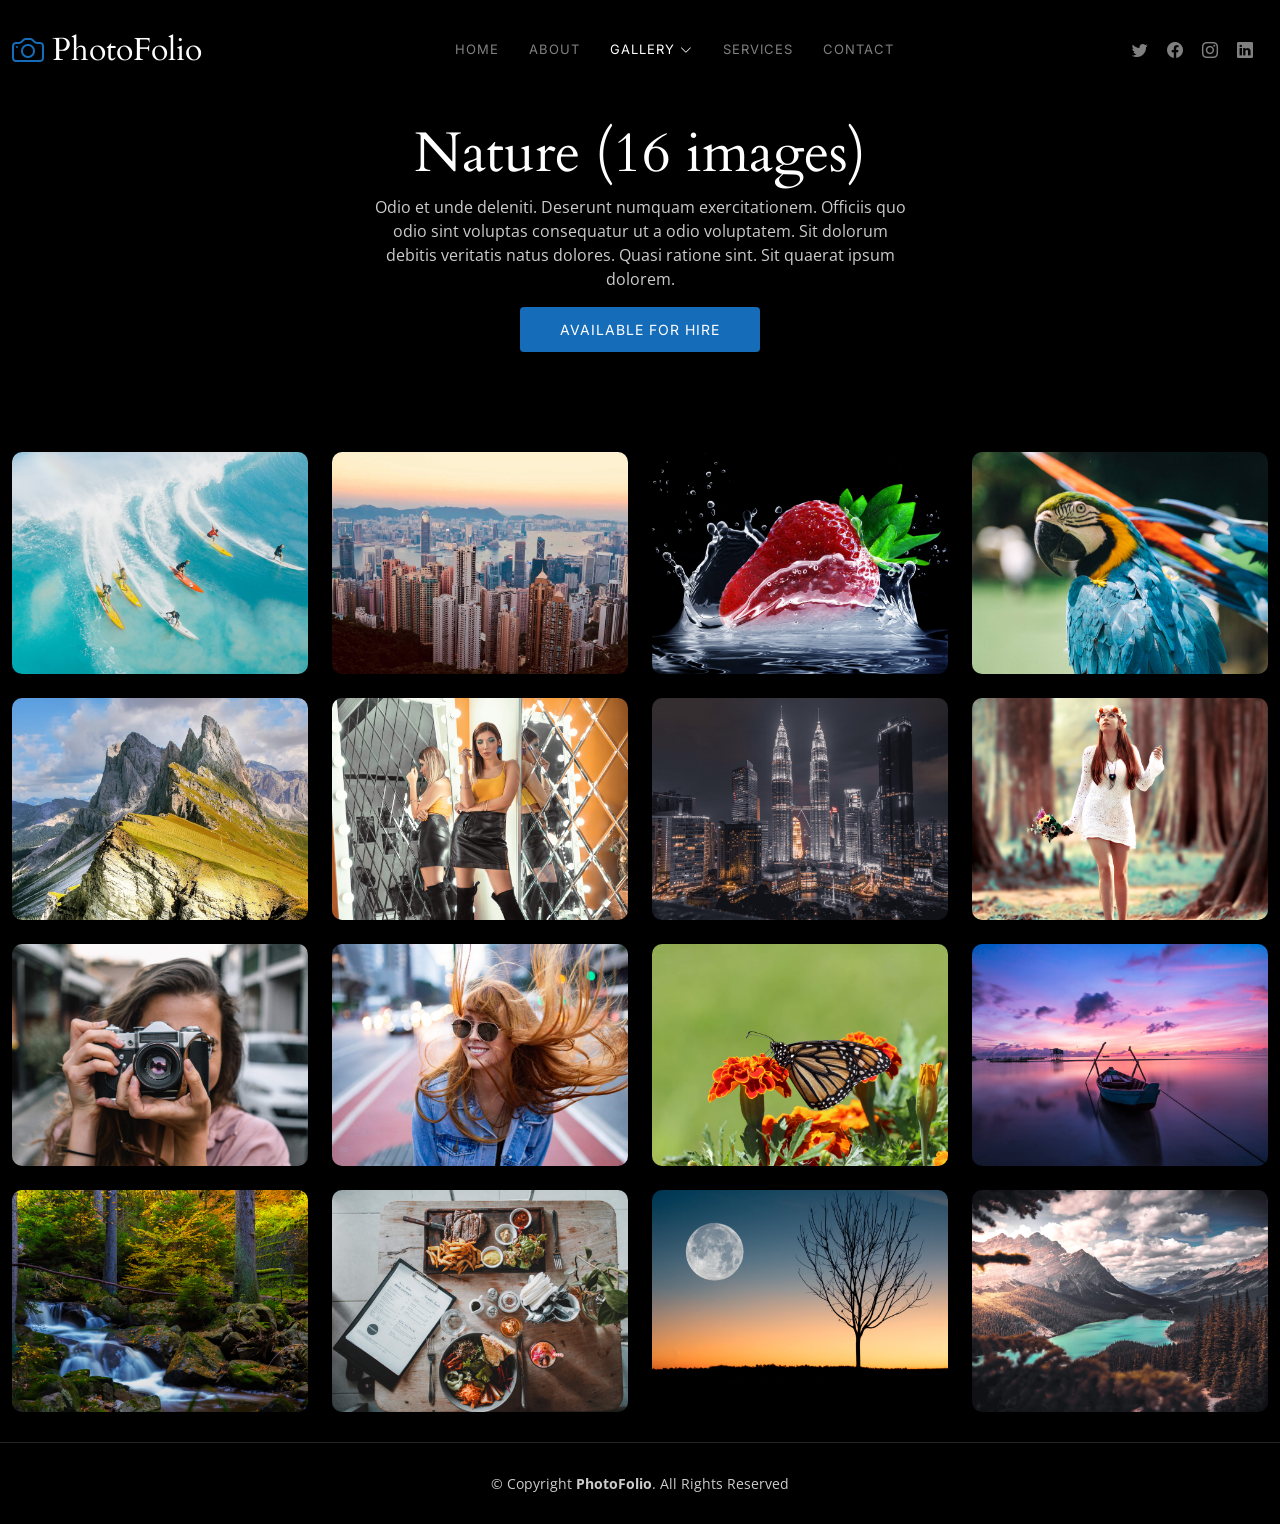
<file: site/gallery.html>
<!DOCTYPE html>
<html lang="en">

<head>
  <meta charset="utf-8">
  <meta content="width=device-width, initial-scale=1.0" name="viewport">

  <title>PhotoFolio Bootstrap Template - Gallery</title>
  <meta content="" name="description">
  <meta content="" name="keywords">

  <!-- Favicons -->
  <link href="assets/img/favicon.png" rel="icon">
  <link href="assets/img/apple-touch-icon.png" rel="apple-touch-icon">

  <!-- Google Fonts -->
  <link rel="preconnect" href="https://fonts.googleapis.com">
  <link rel="preconnect" href="https://fonts.gstatic.com" crossorigin>
  <link href="https://fonts.googleapis.com/css2?family=Open+Sans:ital,wght@0,300;0,400;0,500;0,600;0,700;1,300;1,400;1,600;1,700&family=Inter:ital,wght@0,300;0,400;0,500;0,600;0,700;1,300;1,400;1,500;1,600;1,700&family=Cardo:ital,wght@0,400;0,700;1,400&display=swap" rel="stylesheet">

  <!-- Vendor CSS Files -->
  <link href="assets/vendor/bootstrap/css/bootstrap.min.css" rel="stylesheet">
  <link href="assets/vendor/bootstrap-icons/bootstrap-icons.css" rel="stylesheet">
  <link href="assets/vendor/swiper/swiper-bundle.min.css" rel="stylesheet">
  <link href="assets/vendor/glightbox/css/glightbox.min.css" rel="stylesheet">
  <link href="assets/vendor/aos/aos.css" rel="stylesheet">

  <!-- Template Main CSS File -->
  <link href="assets/css/main.css" rel="stylesheet">

  <!-- =======================================================
  * Template Name: PhotoFolio
  * Updated: Sep 18 2023 with Bootstrap v5.3.2
  * Template URL: https://bootstrapmade.com/photofolio-bootstrap-photography-website-template/
  * Author: BootstrapMade.com
  * License: https://bootstrapmade.com/license/
  ======================================================== -->
</head>

<body>

  <!-- ======= Header ======= -->
  <header id="header" class="header d-flex align-items-center fixed-top">
    <div class="container-fluid d-flex align-items-center justify-content-between">

      <a href="index.html" class="logo d-flex align-items-center  me-auto me-lg-0">
        <!-- Uncomment the line below if you also wish to use an image logo -->
        <!-- <img src="assets/img/logo.png" alt=""> -->
        <i class="bi bi-camera"></i>
        <h1>PhotoFolio</h1>
      </a>

      <nav id="navbar" class="navbar">
        <ul>
          <li><a href="index.html">Home</a></li>
          <li><a href="about.html">About</a></li>
          <li class="dropdown"><a href="#" class="active"><span>Gallery</span> <i class="bi bi-chevron-down dropdown-indicator"></i></a>
            <ul>
              <li><a href="gallery.html">Nature</a></li>
              <li><a href="gallery.html">People</a></li>
              <li><a href="gallery.html">Architecture</a></li>
              <li><a href="gallery.html">Animals</a></li>
              <li><a href="gallery.html">Sports</a></li>
              <li><a href="gallery.html">Travel</a></li>
              <li class="dropdown"><a href="#"><span>Sub Menu</span> <i class="bi bi-chevron-down dropdown-indicator"></i></a>
                <ul>
                  <li><a href="#">Sub Menu 1</a></li>
                  <li><a href="#">Sub Menu 2</a></li>
                  <li><a href="#">Sub Menu 3</a></li>
                </ul>
              </li>
            </ul>
          </li>
          <li><a href="services.html">Services</a></li>
          <li><a href="contact.html">Contact</a></li>
        </ul>
      </nav><!-- .navbar -->

      <div class="header-social-links">
        <a href="#" class="twitter"><i class="bi bi-twitter"></i></a>
        <a href="#" class="facebook"><i class="bi bi-facebook"></i></a>
        <a href="#" class="instagram"><i class="bi bi-instagram"></i></a>
        <a href="#" class="linkedin"><i class="bi bi-linkedin"></i></i></a>
      </div>
      <i class="mobile-nav-toggle mobile-nav-show bi bi-list"></i>
      <i class="mobile-nav-toggle mobile-nav-hide d-none bi bi-x"></i>

    </div>
  </header><!-- End Header -->

  <main id="main" data-aos="fade" data-aos-delay="1500">

    <!-- ======= End Page Header ======= -->
    <div class="page-header d-flex align-items-center">
      <div class="container position-relative">
        <div class="row d-flex justify-content-center">
          <div class="col-lg-6 text-center">
            <h2>Nature (16 images)</h2>
            <p>Odio et unde deleniti. Deserunt numquam exercitationem. Officiis quo odio sint voluptas consequatur ut a odio voluptatem. Sit dolorum debitis veritatis natus dolores. Quasi ratione sint. Sit quaerat ipsum dolorem.</p>

            <a class="cta-btn" href="contact.html">Available for hire</a>

          </div>
        </div>
      </div>
    </div><!-- End Page Header -->

    <!-- ======= Gallery Section ======= -->
    <section id="gallery" class="gallery">
      <div class="container-fluid">

        <div class="row gy-4 justify-content-center">
          <div class="col-xl-3 col-lg-4 col-md-6">
            <div class="gallery-item h-100">
              <img src="assets/img/gallery/gallery-1.jpg" class="img-fluid" alt="">
              <div class="gallery-links d-flex align-items-center justify-content-center">
                <a href="assets/img/gallery/gallery-1.jpg" title="Gallery 1" class="glightbox preview-link"><i class="bi bi-arrows-angle-expand"></i></a>
                <a href="gallery-single.html" class="details-link"><i class="bi bi-link-45deg"></i></a>
              </div>
            </div>
          </div><!-- End Gallery Item -->
          <div class="col-xl-3 col-lg-4 col-md-6">
            <div class="gallery-item h-100">
              <img src="assets/img/gallery/gallery-2.jpg" class="img-fluid" alt="">
              <div class="gallery-links d-flex align-items-center justify-content-center">
                <a href="assets/img/gallery/gallery-2.jpg" title="Gallery 2" class="glightbox preview-link"><i class="bi bi-arrows-angle-expand"></i></a>
                <a href="gallery-single.html" class="details-link"><i class="bi bi-link-45deg"></i></a>
              </div>
            </div>
          </div><!-- End Gallery Item -->
          <div class="col-xl-3 col-lg-4 col-md-6">
            <div class="gallery-item h-100">
              <img src="assets/img/gallery/gallery-3.jpg" class="img-fluid" alt="">
              <div class="gallery-links d-flex align-items-center justify-content-center">
                <a href="assets/img/gallery/gallery-3.jpg" title="Gallery 3" class="glightbox preview-link"><i class="bi bi-arrows-angle-expand"></i></a>
                <a href="gallery-single.html" class="details-link"><i class="bi bi-link-45deg"></i></a>
              </div>
            </div>
          </div><!-- End Gallery Item -->
          <div class="col-xl-3 col-lg-4 col-md-6">
            <div class="gallery-item h-100">
              <img src="assets/img/gallery/gallery-4.jpg" class="img-fluid" alt="">
              <div class="gallery-links d-flex align-items-center justify-content-center">
                <a href="assets/img/gallery/gallery-4.jpg" title="Gallery 4" class="glightbox preview-link"><i class="bi bi-arrows-angle-expand"></i></a>
                <a href="gallery-single.html" class="details-link"><i class="bi bi-link-45deg"></i></a>
              </div>
            </div>
          </div><!-- End Gallery Item -->
          <div class="col-xl-3 col-lg-4 col-md-6">
            <div class="gallery-item h-100">
              <img src="assets/img/gallery/gallery-5.jpg" class="img-fluid" alt="">
              <div class="gallery-links d-flex align-items-center justify-content-center">
                <a href="assets/img/gallery/gallery-5.jpg" title="Gallery 5" class="glightbox preview-link"><i class="bi bi-arrows-angle-expand"></i></a>
                <a href="gallery-single.html" class="details-link"><i class="bi bi-link-45deg"></i></a>
              </div>
            </div>
          </div><!-- End Gallery Item -->
          <div class="col-xl-3 col-lg-4 col-md-6">
            <div class="gallery-item h-100">
              <img src="assets/img/gallery/gallery-6.jpg" class="img-fluid" alt="">
              <div class="gallery-links d-flex align-items-center justify-content-center">
                <a href="assets/img/gallery/gallery-6.jpg" title="Gallery 6" class="glightbox preview-link"><i class="bi bi-arrows-angle-expand"></i></a>
                <a href="gallery-single.html" class="details-link"><i class="bi bi-link-45deg"></i></a>
              </div>
            </div>
          </div><!-- End Gallery Item -->
          <div class="col-xl-3 col-lg-4 col-md-6">
            <div class="gallery-item h-100">
              <img src="assets/img/gallery/gallery-7.jpg" class="img-fluid" alt="">
              <div class="gallery-links d-flex align-items-center justify-content-center">
                <a href="assets/img/gallery/gallery-7.jpg" title="Gallery 7" class="glightbox preview-link"><i class="bi bi-arrows-angle-expand"></i></a>
                <a href="gallery-single.html" class="details-link"><i class="bi bi-link-45deg"></i></a>
              </div>
            </div>
          </div><!-- End Gallery Item -->
          <div class="col-xl-3 col-lg-4 col-md-6">
            <div class="gallery-item h-100">
              <img src="assets/img/gallery/gallery-8.jpg" class="img-fluid" alt="">
              <div class="gallery-links d-flex align-items-center justify-content-center">
                <a href="assets/img/gallery/gallery-8.jpg" title="Gallery 8" class="glightbox preview-link"><i class="bi bi-arrows-angle-expand"></i></a>
                <a href="gallery-single.html" class="details-link"><i class="bi bi-link-45deg"></i></a>
              </div>
            </div>
          </div><!-- End Gallery Item -->
          <div class="col-xl-3 col-lg-4 col-md-6">
            <div class="gallery-item h-100">
              <img src="assets/img/gallery/gallery-9.jpg" class="img-fluid" alt="">
              <div class="gallery-links d-flex align-items-center justify-content-center">
                <a href="assets/img/gallery/gallery-9.jpg" title="Gallery 9" class="glightbox preview-link"><i class="bi bi-arrows-angle-expand"></i></a>
                <a href="gallery-single.html" class="details-link"><i class="bi bi-link-45deg"></i></a>
              </div>
            </div>
          </div><!-- End Gallery Item -->
          <div class="col-xl-3 col-lg-4 col-md-6">
            <div class="gallery-item h-100">
              <img src="assets/img/gallery/gallery-10.jpg" class="img-fluid" alt="">
              <div class="gallery-links d-flex align-items-center justify-content-center">
                <a href="assets/img/gallery/gallery-10.jpg" title="Gallery 10" class="glightbox preview-link"><i class="bi bi-arrows-angle-expand"></i></a>
                <a href="gallery-single.html" class="details-link"><i class="bi bi-link-45deg"></i></a>
              </div>
            </div>
          </div><!-- End Gallery Item -->
          <div class="col-xl-3 col-lg-4 col-md-6">
            <div class="gallery-item h-100">
              <img src="assets/img/gallery/gallery-11.jpg" class="img-fluid" alt="">
              <div class="gallery-links d-flex align-items-center justify-content-center">
                <a href="assets/img/gallery/gallery-11.jpg" title="Gallery 11" class="glightbox preview-link"><i class="bi bi-arrows-angle-expand"></i></a>
                <a href="gallery-single.html" class="details-link"><i class="bi bi-link-45deg"></i></a>
              </div>
            </div>
          </div><!-- End Gallery Item -->
          <div class="col-xl-3 col-lg-4 col-md-6">
            <div class="gallery-item h-100">
              <img src="assets/img/gallery/gallery-12.jpg" class="img-fluid" alt="">
              <div class="gallery-links d-flex align-items-center justify-content-center">
                <a href="assets/img/gallery/gallery-12.jpg" title="Gallery 12" class="glightbox preview-link"><i class="bi bi-arrows-angle-expand"></i></a>
                <a href="gallery-single.html" class="details-link"><i class="bi bi-link-45deg"></i></a>
              </div>
            </div>
          </div><!-- End Gallery Item -->
          <div class="col-xl-3 col-lg-4 col-md-6">
            <div class="gallery-item h-100">
              <img src="assets/img/gallery/gallery-13.jpg" class="img-fluid" alt="">
              <div class="gallery-links d-flex align-items-center justify-content-center">
                <a href="assets/img/gallery/gallery-13.jpg" title="Gallery 13" class="glightbox preview-link"><i class="bi bi-arrows-angle-expand"></i></a>
                <a href="gallery-single.html" class="details-link"><i class="bi bi-link-45deg"></i></a>
              </div>
            </div>
          </div><!-- End Gallery Item -->
          <div class="col-xl-3 col-lg-4 col-md-6">
            <div class="gallery-item h-100">
              <img src="assets/img/gallery/gallery-14.jpg" class="img-fluid" alt="">
              <div class="gallery-links d-flex align-items-center justify-content-center">
                <a href="assets/img/gallery/gallery-14.jpg" title="Gallery 14" class="glightbox preview-link"><i class="bi bi-arrows-angle-expand"></i></a>
                <a href="gallery-single.html" class="details-link"><i class="bi bi-link-45deg"></i></a>
              </div>
            </div>
          </div><!-- End Gallery Item -->
          <div class="col-xl-3 col-lg-4 col-md-6">
            <div class="gallery-item h-100">
              <img src="assets/img/gallery/gallery-15.jpg" class="img-fluid" alt="">
              <div class="gallery-links d-flex align-items-center justify-content-center">
                <a href="assets/img/gallery/gallery-15.jpg" title="Gallery 15" class="glightbox preview-link"><i class="bi bi-arrows-angle-expand"></i></a>
                <a href="gallery-single.html" class="details-link"><i class="bi bi-link-45deg"></i></a>
              </div>
            </div>
          </div><!-- End Gallery Item -->
          <div class="col-xl-3 col-lg-4 col-md-6">
            <div class="gallery-item h-100">
              <img src="assets/img/gallery/gallery-16.jpg" class="img-fluid" alt="">
              <div class="gallery-links d-flex align-items-center justify-content-center">
                <a href="assets/img/gallery/gallery-16.jpg" title="Gallery 16" class="glightbox preview-link"><i class="bi bi-arrows-angle-expand"></i></a>
                <a href="gallery-single.html" class="details-link"><i class="bi bi-link-45deg"></i></a>
              </div>
            </div>
          </div><!-- End Gallery Item -->

        </div>

      </div>
    </section><!-- End Gallery Section -->

  </main><!-- End #main -->

  <!-- ======= Footer ======= -->
  <footer id="footer" class="footer">
    <div class="container">
      <div class="copyright">
        &copy; Copyright <strong><span>PhotoFolio</span></strong>. All Rights Reserved
      </div>
      
    </div>
  </footer><!-- End Footer -->

  <a href="#" class="scroll-top d-flex align-items-center justify-content-center"><i class="bi bi-arrow-up-short"></i></a>

  <div id="preloader">
    <div class="line"></div>
  </div>

  <!-- Vendor JS Files -->
  <script src="assets/vendor/bootstrap/js/bootstrap.bundle.min.js"></script>
  <script src="assets/vendor/swiper/swiper-bundle.min.js"></script>
  <script src="assets/vendor/glightbox/js/glightbox.min.js"></script>
  <script src="assets/vendor/aos/aos.js"></script>
  <script src="assets/vendor/php-email-form/validate.js"></script>

  <!-- Template Main JS File -->
  <script src="assets/js/main.js"></script>

</body>

</html>
</file>
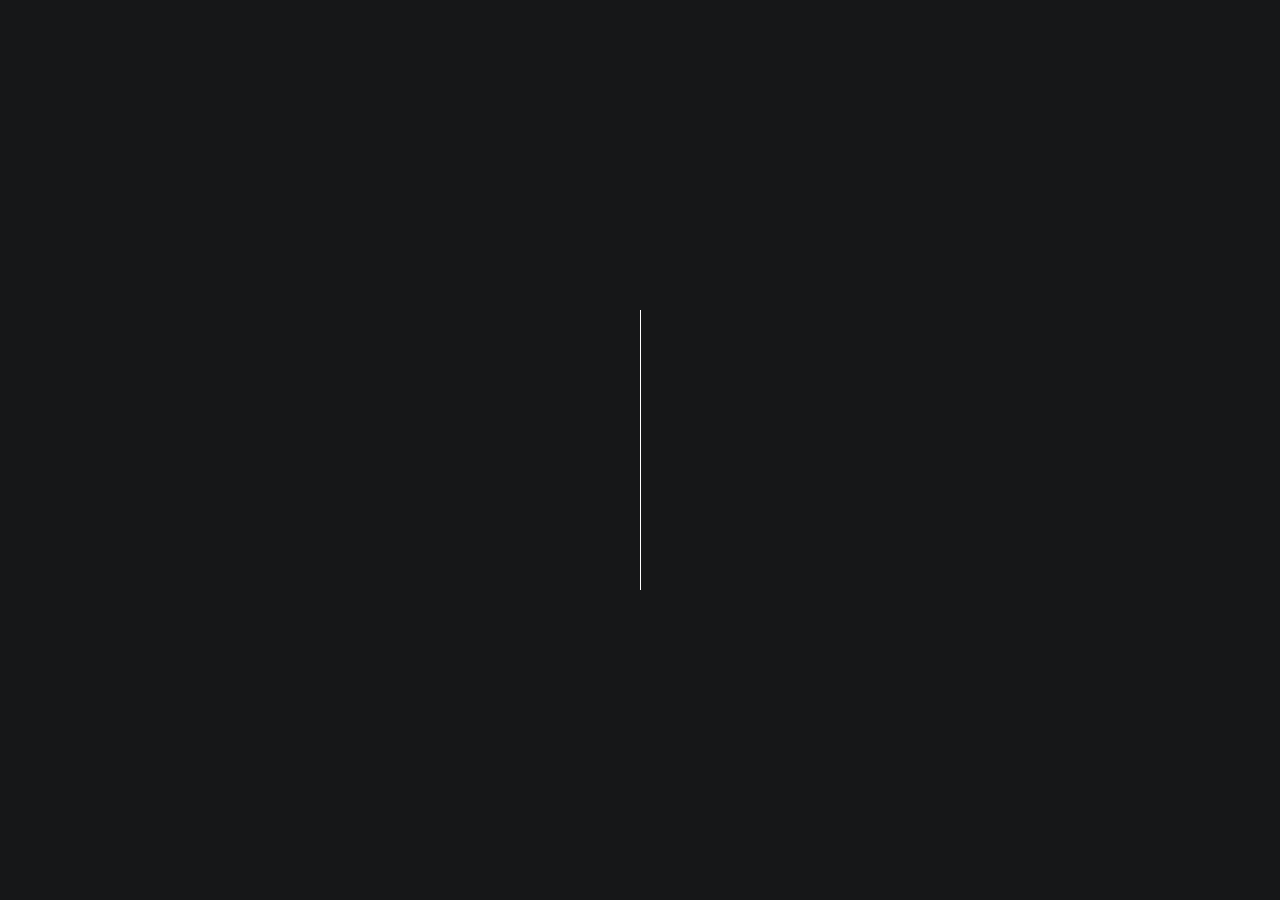
<file: site/sample-inner-page.html>
<!DOCTYPE html>
<html lang="en">

<head>
  <meta charset="utf-8">
  <meta content="width=device-width, initial-scale=1.0" name="viewport">

  <title>[Template] Sample Inner Page</title>
  <meta content="" name="description">
  <meta content="" name="keywords">

  <!-- Favicons -->
  <link href="assets/img/favicon.png" rel="icon">
  <link href="assets/img/apple-touch-icon.png" rel="apple-touch-icon">

  <!-- Google Fonts -->
  <link rel="preconnect" href="https://fonts.googleapis.com">
  <link rel="preconnect" href="https://fonts.gstatic.com" crossorigin>
  <link href="https://fonts.googleapis.com/css2?family=Open+Sans:ital,wght@0,300;0,400;0,500;0,600;0,700;1,300;1,400;1,600;1,700&family=Inter:ital,wght@0,300;0,400;0,500;0,600;0,700;1,300;1,400;1,500;1,600;1,700&family=Cardo:ital,wght@0,400;0,700;1,400&display=swap" rel="stylesheet">

  <!-- Vendor CSS Files -->
  <link href="assets/vendor/bootstrap/css/bootstrap.min.css" rel="stylesheet">
  <link href="assets/vendor/bootstrap-icons/bootstrap-icons.css" rel="stylesheet">
  <link href="assets/vendor/swiper/swiper-bundle.min.css" rel="stylesheet">
  <link href="assets/vendor/glightbox/css/glightbox.min.css" rel="stylesheet">
  <link href="assets/vendor/aos/aos.css" rel="stylesheet">

  <!-- Template Main CSS File -->
  <link href="assets/css/main.css" rel="stylesheet">

  <!-- =======================================================
  * Template Name: PhotoFolio
  * Updated: Sep 18 2023 with Bootstrap v5.3.2
  * Template URL: https://bootstrapmade.com/photofolio-bootstrap-photography-website-template/
  * Author: BootstrapMade.com
  * License: https://bootstrapmade.com/license/
  ======================================================== -->
</head>

<body>

  <!-- ======= Header ======= -->
  <header id="header" class="header d-flex align-items-center fixed-top">
    <div class="container-fluid d-flex align-items-center justify-content-between">

      <a href="index.html" class="logo d-flex align-items-center  me-auto me-lg-0">
        <!-- Uncomment the line below if you also wish to use an image logo -->
        <!-- <img src="assets/img/logo.png" alt=""> -->
        <i class="bi bi-camera"></i>
        <h1>PhotoFolio</h1>
      </a>

      <nav id="navbar" class="navbar">
        <ul>
          <li><a href="index.html" class="active">Home</a></li>
          <li><a href="about.html">About</a></li>
          <li class="dropdown"><a href="#"><span>Gallery</span> <i class="bi bi-chevron-down dropdown-indicator"></i></a>
            <ul>
              <li><a href="gallery.html">Nature</a></li>
              <li><a href="gallery.html">People</a></li>
              <li><a href="gallery.html">Architecture</a></li>
              <li><a href="gallery.html">Animals</a></li>
              <li><a href="gallery.html">Sports</a></li>
              <li><a href="gallery.html">Travel</a></li>
              <li class="dropdown"><a href="#"><span>Sub Menu</span> <i class="bi bi-chevron-down dropdown-indicator"></i></a>
                <ul>
                  <li><a href="#">Sub Menu 1</a></li>
                  <li><a href="#">Sub Menu 2</a></li>
                  <li><a href="#">Sub Menu 3</a></li>
                </ul>
              </li>
            </ul>
          </li>
          <li><a href="services.html">Services</a></li>
          <li><a href="contact.html">Contact</a></li>
        </ul>
      </nav><!-- .navbar -->

      <div class="header-social-links">
        <a href="#" class="twitter"><i class="bi bi-twitter"></i></a>
        <a href="#" class="facebook"><i class="bi bi-facebook"></i></a>
        <a href="#" class="instagram"><i class="bi bi-instagram"></i></a>
        <a href="#" class="linkedin"><i class="bi bi-linkedin"></i></i></a>
      </div>
      <i class="mobile-nav-toggle mobile-nav-show bi bi-list"></i>
      <i class="mobile-nav-toggle mobile-nav-hide d-none bi bi-x"></i>

    </div>
  </header><!-- End Header -->

  <main id="main" data-aos="fade" data-aos-delay="1500">

    <!-- ======= End Page Header ======= -->
    <div class="page-header d-flex align-items-center">
      <div class="container position-relative">
        <div class="row d-flex justify-content-center">
          <div class="col-lg-6 text-center">
            <h2>Sample Inner Page</h2>
            <p>Odio et unde deleniti. Deserunt numquam exercitationem. Officiis quo odio sint voluptas consequatur ut a odio voluptatem. Sit dolorum debitis veritatis natus dolores. Quasi ratione sint. Sit quaerat ipsum dolorem.</p>

            <a class="cta-btn" href="contact.html">Available for hire</a>

          </div>
        </div>
      </div>
    </div><!-- End Page Header -->

    <section class="sample-page">
      <div class="container" data-aos="fade-up">

        <p>
          You can duplicate this sample page and create any number of inner pages you like!
        </p>

      </div>
    </section>

  </main><!-- End #main -->

  <!-- ======= Footer ======= -->
  <footer id="footer" class="footer">
    <div class="container">
      <div class="copyright">
        &copy; Copyright <strong><span>PhotoFolio</span></strong>. All Rights Reserved
      </div>
      
    </div>
  </footer><!-- End Footer -->

  <a href="#" class="scroll-top d-flex align-items-center justify-content-center"><i class="bi bi-arrow-up-short"></i></a>

  <div id="preloader">
    <div class="line"></div>
  </div>

  <!-- Vendor JS Files -->
  <script src="assets/vendor/bootstrap/js/bootstrap.bundle.min.js"></script>
  <script src="assets/vendor/swiper/swiper-bundle.min.js"></script>
  <script src="assets/vendor/glightbox/js/glightbox.min.js"></script>
  <script src="assets/vendor/aos/aos.js"></script>
  <script src="assets/vendor/php-email-form/validate.js"></script>

  <!-- Template Main JS File -->
  <script src="assets/js/main.js"></script>

</body>

</html>
</file>
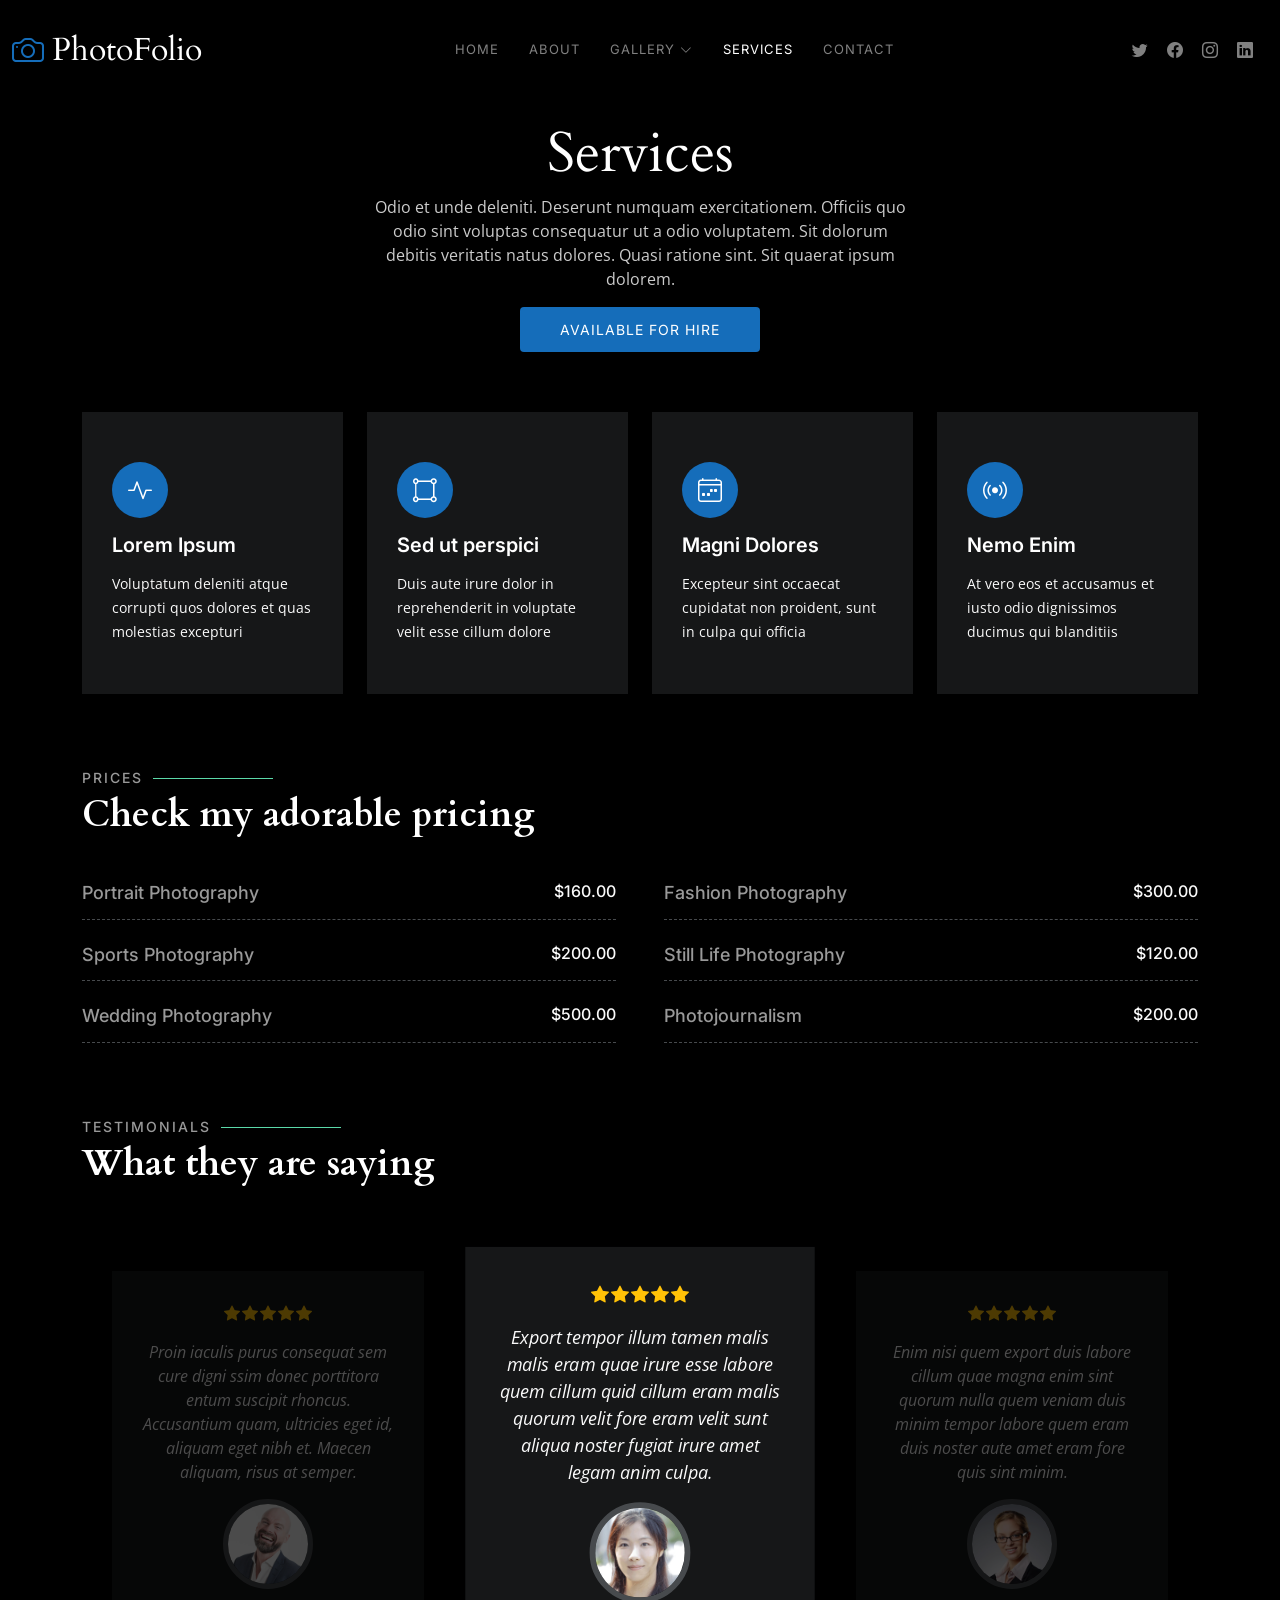
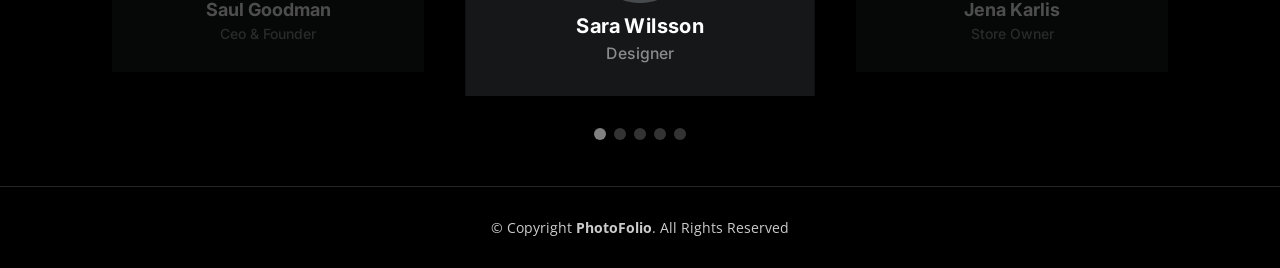
<file: site/services.html>
<!DOCTYPE html>
<html lang="en">

<head>
  <meta charset="utf-8">
  <meta content="width=device-width, initial-scale=1.0" name="viewport">

  <title>PhotoFolio Bootstrap Template - Services</title>
  <meta content="" name="description">
  <meta content="" name="keywords">

  <!-- Favicons -->
  <link href="assets/img/favicon.png" rel="icon">
  <link href="assets/img/apple-touch-icon.png" rel="apple-touch-icon">

  <!-- Google Fonts -->
  <link rel="preconnect" href="https://fonts.googleapis.com">
  <link rel="preconnect" href="https://fonts.gstatic.com" crossorigin>
  <link href="https://fonts.googleapis.com/css2?family=Open+Sans:ital,wght@0,300;0,400;0,500;0,600;0,700;1,300;1,400;1,600;1,700&family=Inter:ital,wght@0,300;0,400;0,500;0,600;0,700;1,300;1,400;1,500;1,600;1,700&family=Cardo:ital,wght@0,400;0,700;1,400&display=swap" rel="stylesheet">

  <!-- Vendor CSS Files -->
  <link href="assets/vendor/bootstrap/css/bootstrap.min.css" rel="stylesheet">
  <link href="assets/vendor/bootstrap-icons/bootstrap-icons.css" rel="stylesheet">
  <link href="assets/vendor/swiper/swiper-bundle.min.css" rel="stylesheet">
  <link href="assets/vendor/glightbox/css/glightbox.min.css" rel="stylesheet">
  <link href="assets/vendor/aos/aos.css" rel="stylesheet">

  <!-- Template Main CSS File -->
  <link href="assets/css/main.css" rel="stylesheet">

  <!-- =======================================================
  * Template Name: PhotoFolio
  * Updated: Sep 18 2023 with Bootstrap v5.3.2
  * Template URL: https://bootstrapmade.com/photofolio-bootstrap-photography-website-template/
  * Author: BootstrapMade.com
  * License: https://bootstrapmade.com/license/
  ======================================================== -->
</head>

<body>

  <!-- ======= Header ======= -->
  <header id="header" class="header d-flex align-items-center fixed-top">
    <div class="container-fluid d-flex align-items-center justify-content-between">

      <a href="index.html" class="logo d-flex align-items-center  me-auto me-lg-0">
        <!-- Uncomment the line below if you also wish to use an image logo -->
        <!-- <img src="assets/img/logo.png" alt=""> -->
        <i class="bi bi-camera"></i>
        <h1>PhotoFolio</h1>
      </a>

      <nav id="navbar" class="navbar">
        <ul>
          <li><a href="index.html">Home</a></li>
          <li><a href="about.html">About</a></li>
          <li class="dropdown"><a href="#"><span>Gallery</span> <i class="bi bi-chevron-down dropdown-indicator"></i></a>
            <ul>
              <li><a href="gallery.html">Nature</a></li>
              <li><a href="gallery.html">People</a></li>
              <li><a href="gallery.html">Architecture</a></li>
              <li><a href="gallery.html">Animals</a></li>
              <li><a href="gallery.html">Sports</a></li>
              <li><a href="gallery.html">Travel</a></li>
              <li class="dropdown"><a href="#"><span>Sub Menu</span> <i class="bi bi-chevron-down dropdown-indicator"></i></a>
                <ul>
                  <li><a href="#">Sub Menu 1</a></li>
                  <li><a href="#">Sub Menu 2</a></li>
                  <li><a href="#">Sub Menu 3</a></li>
                </ul>
              </li>
            </ul>
          </li>
          <li><a href="services.html" class="active">Services</a></li>
          <li><a href="contact.html">Contact</a></li>
        </ul>
      </nav><!-- .navbar -->

      <div class="header-social-links">
        <a href="#" class="twitter"><i class="bi bi-twitter"></i></a>
        <a href="#" class="facebook"><i class="bi bi-facebook"></i></a>
        <a href="#" class="instagram"><i class="bi bi-instagram"></i></a>
        <a href="#" class="linkedin"><i class="bi bi-linkedin"></i></i></a>
      </div>
      <i class="mobile-nav-toggle mobile-nav-show bi bi-list"></i>
      <i class="mobile-nav-toggle mobile-nav-hide d-none bi bi-x"></i>

    </div>
  </header><!-- End Header -->

  <main id="main" data-aos="fade" data-aos-delay="1500">

    <!-- ======= End Page Header ======= -->
    <div class="page-header d-flex align-items-center">
      <div class="container position-relative">
        <div class="row d-flex justify-content-center">
          <div class="col-lg-6 text-center">
            <h2>Services</h2>
            <p>Odio et unde deleniti. Deserunt numquam exercitationem. Officiis quo odio sint voluptas consequatur ut a odio voluptatem. Sit dolorum debitis veritatis natus dolores. Quasi ratione sint. Sit quaerat ipsum dolorem.</p>

            <a class="cta-btn" href="contact.html">Available for hire</a>

          </div>
        </div>
      </div>
    </div><!-- End Page Header -->

    <!-- ======= Services Section ======= -->
    <section id="services" class="services">
      <div class="container">

        <div class="row gy-4">

          <div class="col-xl-3 col-md-6 d-flex">
            <div class="service-item position-relative">
              <i class="bi bi-activity"></i>
              <h4><a href="" class="stretched-link">Lorem Ipsum</a></h4>
              <p>Voluptatum deleniti atque corrupti quos dolores et quas molestias excepturi</p>
            </div>
          </div><!-- End Service Item -->

          <div class="col-xl-3 col-md-6 d-flex">
            <div class="service-item position-relative">
              <i class="bi bi-bounding-box-circles"></i>
              <h4><a href="" class="stretched-link">Sed ut perspici</a></h4>
              <p>Duis aute irure dolor in reprehenderit in voluptate velit esse cillum dolore</p>
            </div>
          </div><!-- End Service Item -->

          <div class="col-xl-3 col-md-6 d-flex">
            <div class="service-item position-relative">
              <i class="bi bi-calendar4-week"></i>
              <h4><a href="" class="stretched-link">Magni Dolores</a></h4>
              <p>Excepteur sint occaecat cupidatat non proident, sunt in culpa qui officia</p>
            </div>
          </div><!-- End Service Item -->

          <div class="col-xl-3 col-md-6 d-flex">
            <div class="service-item position-relative">
              <i class="bi bi-broadcast"></i>
              <h4><a href="" class="stretched-link">Nemo Enim</a></h4>
              <p>At vero eos et accusamus et iusto odio dignissimos ducimus qui blanditiis</p>
            </div>
          </div><!-- End Service Item -->

        </div>

      </div>
    </section><!-- End Services Section -->

    <!-- ======= Pricing Section ======= -->
    <section id="pricing" class="pricing">
      <div class="container">

        <div class="section-header">
          <h2>Prices</h2>
          <p>Check my adorable pricing</p>
        </div>

        <div class="row gy-4 gx-lg-5">

          <div class="col-lg-6">
            <div class="pricing-item d-flex justify-content-between">
              <h3>Portrait Photography</h3>
              <h4>$160.00</h4>
            </div>
          </div><!-- End Pricing Item -->

          <div class="col-lg-6">
            <div class="pricing-item d-flex justify-content-between">
              <h3>Fashion Photography</h3>
              <h4>$300.00</h4>
            </div>
          </div><!-- End Pricing Item -->

          <div class="col-lg-6">
            <div class="pricing-item d-flex justify-content-between">
              <h3>Sports Photography</h3>
              <h4>$200.00</h4>
            </div>
          </div><!-- End Pricing Item -->

          <div class="col-lg-6">
            <div class="pricing-item d-flex justify-content-between">
              <h3>Still Life Photography</h3>
              <h4>$120.00</h4>
            </div>
          </div><!-- End Pricing Item -->

          <div class="col-lg-6">
            <div class="pricing-item d-flex justify-content-between">
              <h3>Wedding Photography</h3>
              <h4>$500.00</h4>
            </div>
          </div><!-- End Pricing Item -->

          <div class="col-lg-6">
            <div class="pricing-item d-flex justify-content-between">
              <h3>Photojournalism</h3>
              <h4>$200.00</h4>
            </div>
          </div><!-- End Pricing Item -->

        </div>
    </section><!-- End Pricing Section -->

    <!-- ======= Testimonials Section ======= -->
    <section id="testimonials" class="testimonials">
      <div class="container">

        <div class="section-header">
          <h2>Testimonials</h2>
          <p>What they are saying</p>
        </div>

        <div class="slides-3 swiper">
          <div class="swiper-wrapper">

            <div class="swiper-slide">
              <div class="testimonial-item">
                <div class="stars">
                  <i class="bi bi-star-fill"></i><i class="bi bi-star-fill"></i><i class="bi bi-star-fill"></i><i class="bi bi-star-fill"></i><i class="bi bi-star-fill"></i>
                </div>
                <p>
                  Proin iaculis purus consequat sem cure digni ssim donec porttitora entum suscipit rhoncus. Accusantium quam, ultricies eget id, aliquam eget nibh et. Maecen aliquam, risus at semper.
                </p>
                <div class="profile mt-auto">
                  <img src="assets/img/testimonials/testimonials-1.jpg" class="testimonial-img" alt="">
                  <h3>Saul Goodman</h3>
                  <h4>Ceo &amp; Founder</h4>
                </div>
              </div>
            </div><!-- End testimonial item -->

            <div class="swiper-slide">
              <div class="testimonial-item">
                <div class="stars">
                  <i class="bi bi-star-fill"></i><i class="bi bi-star-fill"></i><i class="bi bi-star-fill"></i><i class="bi bi-star-fill"></i><i class="bi bi-star-fill"></i>
                </div>
                <p>
                  Export tempor illum tamen malis malis eram quae irure esse labore quem cillum quid cillum eram malis quorum velit fore eram velit sunt aliqua noster fugiat irure amet legam anim culpa.
                </p>
                <div class="profile mt-auto">
                  <img src="assets/img/testimonials/testimonials-2.jpg" class="testimonial-img" alt="">
                  <h3>Sara Wilsson</h3>
                  <h4>Designer</h4>
                </div>
              </div>
            </div><!-- End testimonial item -->

            <div class="swiper-slide">
              <div class="testimonial-item">
                <div class="stars">
                  <i class="bi bi-star-fill"></i><i class="bi bi-star-fill"></i><i class="bi bi-star-fill"></i><i class="bi bi-star-fill"></i><i class="bi bi-star-fill"></i>
                </div>
                <p>
                  Enim nisi quem export duis labore cillum quae magna enim sint quorum nulla quem veniam duis minim tempor labore quem eram duis noster aute amet eram fore quis sint minim.
                </p>
                <div class="profile mt-auto">
                  <img src="assets/img/testimonials/testimonials-3.jpg" class="testimonial-img" alt="">
                  <h3>Jena Karlis</h3>
                  <h4>Store Owner</h4>
                </div>
              </div>
            </div><!-- End testimonial item -->

            <div class="swiper-slide">
              <div class="testimonial-item">
                <div class="stars">
                  <i class="bi bi-star-fill"></i><i class="bi bi-star-fill"></i><i class="bi bi-star-fill"></i><i class="bi bi-star-fill"></i><i class="bi bi-star-fill"></i>
                </div>
                <p>
                  Fugiat enim eram quae cillum dolore dolor amet nulla culpa multos export minim fugiat minim velit minim dolor enim duis veniam ipsum anim magna sunt elit fore quem dolore labore illum veniam.
                </p>
                <div class="profile mt-auto">
                  <img src="assets/img/testimonials/testimonials-4.jpg" class="testimonial-img" alt="">
                  <h3>Matt Brandon</h3>
                  <h4>Freelancer</h4>
                </div>
              </div>
            </div><!-- End testimonial item -->

            <div class="swiper-slide">
              <div class="testimonial-item">
                <div class="stars">
                  <i class="bi bi-star-fill"></i><i class="bi bi-star-fill"></i><i class="bi bi-star-fill"></i><i class="bi bi-star-fill"></i><i class="bi bi-star-fill"></i>
                </div>
                <p>
                  Quis quorum aliqua sint quem legam fore sunt eram irure aliqua veniam tempor noster veniam enim culpa labore duis sunt culpa nulla illum cillum fugiat legam esse veniam culpa fore nisi cillum quid.
                </p>
                <div class="profile mt-auto">
                  <img src="assets/img/testimonials/testimonials-5.jpg" class="testimonial-img" alt="">
                  <h3>John Larson</h3>
                  <h4>Entrepreneur</h4>
                </div>
              </div>
            </div><!-- End testimonial item -->

          </div>
          <div class="swiper-pagination"></div>
        </div>

      </div>
    </section><!-- End Testimonials Section -->

  </main><!-- End #main -->

  <!-- ======= Footer ======= -->
  <footer id="footer" class="footer">
    <div class="container">
      <div class="copyright">
        &copy; Copyright <strong><span>PhotoFolio</span></strong>. All Rights Reserved
      </div>
      
    </div>
  </footer><!-- End Footer -->

  <a href="#" class="scroll-top d-flex align-items-center justify-content-center"><i class="bi bi-arrow-up-short"></i></a>

  <div id="preloader">
    <div class="line"></div>
  </div>

  <!-- Vendor JS Files -->
  <script src="assets/vendor/bootstrap/js/bootstrap.bundle.min.js"></script>
  <script src="assets/vendor/swiper/swiper-bundle.min.js"></script>
  <script src="assets/vendor/glightbox/js/glightbox.min.js"></script>
  <script src="assets/vendor/aos/aos.js"></script>
  <script src="assets/vendor/php-email-form/validate.js"></script>

  <!-- Template Main JS File -->
  <script src="assets/js/main.js"></script>

</body>

</html>
</file>
<file: site/assets/css/main.css>
/* Fonts */
:root {
  --font-default: "Open Sans", system-ui, -apple-system, "Segoe UI", Roboto, "Helvetica Neue", Arial, "Noto Sans", "Liberation Sans", sans-serif, "Apple Color Emoji", "Segoe UI Emoji", "Segoe UI Symbol", "Noto Color Emoji";
  --font-primary: "Inter", sans-serif;
  --font-secondary: "Cardo", sans-serif;
}

/* Colors */
:root {
  --color-default: #fafafa;
  --color-primary: #156dba;
  --color-secondary: #161718;
}

/* Smooth scroll behavior */
:root {
  scroll-behavior: smooth;
}

/*--------------------------------------------------------------
# General
--------------------------------------------------------------*/
body {
  font-family: var(--font-default);
  color: var(--color-default);
  background-color: #000;
}

a {
  color: var(--color-primary);
  text-decoration: none;
}

a:hover {
  color: #32cf93;
  text-decoration: none;
}

h1,
h2,
h3,
h4,
h5,
h6 {
  font-family: var(--font-primary);
}

/*--------------------------------------------------------------
# Sections & Section Header
--------------------------------------------------------------*/
.section-header {
  padding-bottom: 40px;
}

.section-header h2 {
  font-size: 14px;
  font-weight: 500;
  padding: 0;
  line-height: 1px;
  margin: 0 0 5px 0;
  letter-spacing: 2px;
  text-transform: uppercase;
  color: rgba(255, 255, 255, 0.6);
  font-family: var(--font-primary);
}

.section-header h2::after {
  content: "";
  width: 120px;
  height: 1px;
  display: inline-block;
  background: #5bd9a9;
  margin: 4px 10px;
}

.section-header p {
  margin: 0;
  margin: 0;
  font-size: 36px;
  font-weight: 700;
  font-family: var(--font-secondary);
  color: #fff;
}

/*--------------------------------------------------------------
# Page Header
--------------------------------------------------------------*/
.page-header {
  padding: 120px 0 60px 0;
  min-height: 30vh;
  position: relative;
}

.page-header h2 {
  font-size: 56px;
  font-weight: 500;
  color: #fff;
  font-family: var(--font-secondary);
}

@media (max-width: 768px) {
  .page-header h2 {
    font-size: 36px;
  }
}

.page-header p {
  color: rgba(255, 255, 255, 0.8);
}

.page-header .cta-btn {
  font-family: var(--font-primary);
  font-weight: 400;
  font-size: 14px;
  display: inline-block;
  padding: 12px 40px;
  border-radius: 4px;
  letter-spacing: 1px;
  text-transform: uppercase;
  transition: 0.3s;
  color: #fff;
  background: var(--color-primary);
}

.page-header .cta-btn:hover {
  background: #2cbc85;
}

/*--------------------------------------------------------------
# Scroll top button
--------------------------------------------------------------*/
.scroll-top {
  position: fixed;
  visibility: hidden;
  opacity: 0;
  right: 15px;
  bottom: -15px;
  z-index: 99999;
  background: var(--color-primary);
  width: 44px;
  height: 44px;
  border-radius: 50px;
  transition: all 0.4s;
}

.scroll-top i {
  font-size: 24px;
  color: #fff;
  line-height: 0;
}

.scroll-top:hover {
  background: rgba(39, 167, 118, 0.8);
  color: #fff;
}

.scroll-top.active {
  visibility: visible;
  opacity: 1;
  bottom: 15px;
}

/*--------------------------------------------------------------
# Preloader
--------------------------------------------------------------*/
#preloader {
  display: flex;
  position: fixed;
  inset: 0;
  width: 100%;
  height: 100vh;
  z-index: 99999;
}

#preloader:before,
#preloader:after {
  content: "";
  background-color: var(--color-secondary);
  position: absolute;
  inset: 0;
  width: 50%;
  height: 100%;
  transition: all 0.3s ease 0s;
  z-index: -1;
}

#preloader:after {
  left: auto;
  right: 0;
}

#preloader .line {
  position: relative;
  overflow: hidden;
  margin: auto;
  width: 1px;
  height: 280px;
  transition: all 0.8s ease 0s;
}

#preloader .line:before {
  content: "";
  position: absolute;
  background-color: #fff;
  left: 0;
  top: 50%;
  width: 1px;
  height: 0%;
  transform: translateY(-50%);
  animation: lineincrease 1000ms ease-in-out 0s forwards;
}

#preloader .line:after {
  content: "";
  position: absolute;
  background-color: #999;
  left: 0;
  top: 0;
  width: 1px;
  height: 100%;
  transform: translateY(-100%);
  animation: linemove 1200ms linear 0s infinite;
  animation-delay: 2000ms;
}

#preloader.loaded .line {
  opacity: 0;
  height: 100% !important;
}

#preloader.loaded .line:after {
  opacity: 0;
}

#preloader.loaded:before,
#preloader.loaded:after {
  animation: preloaderfinish 300ms ease-in-out 500ms forwards;
}

@keyframes lineincrease {
  0% {
    height: 0%;
  }

  100% {
    height: 100%;
  }
}

@keyframes linemove {
  0% {
    transform: translateY(200%);
  }

  100% {
    transform: translateY(-100%);
  }
}

@keyframes preloaderfinish {
  0% {
    width: 5 0%;
  }

  100% {
    width: 0%;
  }
}

/*--------------------------------------------------------------
# Header
--------------------------------------------------------------*/
.header {
  transition: all 0.5s;
  z-index: 997;
  padding: 30px 0;
  background-color: #000;
}

.header .logo {
  transition: 0.3s;
}

.header .logo img {
  max-height: 40px;
  margin-right: 8px;
}

.header .logo h1 {
  font-size: 32px;
  margin: 0;
  font-weight: 400;
  color: #fff;
  font-family: var(--font-secondary);
}

.header .logo i {
  font-size: 32px;
  margin-right: 8px;
  line-height: 0;
}

@media (max-width: 575px) {
  .header .logo h1 {
    font-size: 26px;
  }

  .header .logo i {
    font-size: 24px;
  }
}

.header .header-social-links {
  padding-right: 15px;
}

.header .header-social-links a {
  color: rgba(255, 255, 255, 0.5);
  padding-left: 15px;
  display: inline-block;
  line-height: 0px;
  transition: 0.3s;
  font-size: 16px;
}

.header .header-social-links a:hover {
  color: #fff;
}

@media (max-width: 575px) {
  .header .header-social-links a {
    padding-left: 5px;
  }
}

/*--------------------------------------------------------------
# Desktop Navigation
--------------------------------------------------------------*/
@media (min-width: 1280px) {
  .navbar {
    padding: 0;
  }

  .navbar ul {
    margin: 0;
    padding: 0;
    display: flex;
    list-style: none;
    align-items: center;
  }

  .navbar li {
    position: relative;
  }

  .navbar a,
  .navbar a:focus {
    display: flex;
    align-items: center;
    justify-content: space-between;
    padding: 10px 0 10px 30px;
    font-family: var(--font-primary);
    text-transform: uppercase;
    letter-spacing: 1px;
    font-size: 13px;
    font-weight: 400;
    color: rgba(255, 255, 255, 0.5);
    white-space: nowrap;
    transition: 0.3s;
  }

  .navbar a i,
  .navbar a:focus i {
    font-size: 12px;
    line-height: 0;
    margin-left: 5px;
  }

  .navbar a:hover,
  .navbar .active,
  .navbar .active:focus,
  .navbar li:hover>a {
    color: #fff;
  }

  .navbar .dropdown ul {
    display: block;
    position: absolute;
    left: 14px;
    top: calc(100% + 30px);
    margin: 0;
    padding: 10px 0;
    z-index: 99;
    opacity: 0;
    visibility: hidden;
    background: var(--color-secondary);
    transition: 0.3s;
    border-radius: 4px;
  }

  .navbar .dropdown ul li {
    min-width: 200px;
  }

  .navbar .dropdown ul a {
    padding: 10px 20px;
    font-size: 15px;
    text-transform: none;
    font-weight: 400;
  }

  .navbar .dropdown ul a i {
    font-size: 12px;
  }

  .navbar .dropdown ul a:hover,
  .navbar .dropdown ul .active:hover,
  .navbar .dropdown ul li:hover>a {
    color: #fff;
  }

  .navbar .dropdown:hover>ul {
    opacity: 1;
    top: 100%;
    visibility: visible;
  }

  .navbar .dropdown .dropdown ul {
    top: 0;
    left: calc(100% - 30px);
    visibility: hidden;
  }

  .navbar .dropdown .dropdown:hover>ul {
    opacity: 1;
    top: 0;
    left: 100%;
    visibility: visible;
  }
}

@media (min-width: 1280px) and (max-width: 1366px) {
  .navbar .dropdown .dropdown ul {
    left: -90%;
  }

  .navbar .dropdown .dropdown:hover>ul {
    left: -100%;
  }
}

@media (min-width: 1280px) {

  .mobile-nav-show,
  .mobile-nav-hide {
    display: none;
  }
}

/*--------------------------------------------------------------
# Mobile Navigation
--------------------------------------------------------------*/
@media (max-width: 1279px) {
  .navbar {
    position: fixed;
    top: 0;
    right: -100%;
    width: 100%;
    max-width: 400px;
    bottom: 0;
    transition: 0.3s;
    z-index: 9997;
  }

  .navbar ul {
    position: absolute;
    inset: 0;
    padding: 50px 0 10px 0;
    margin: 0;
    background: rgba(0, 0, 0, 0.9);
    overflow-y: auto;
    transition: 0.3s;
    z-index: 9998;
  }

  .navbar a,
  .navbar a:focus {
    display: flex;
    align-items: center;
    justify-content: space-between;
    padding: 10px 20px;
    font-family: var(--font-primary);
    font-size: 13px;
    text-transform: uppercase;
    font-weight: 400;
    color: rgba(255, 255, 255, 0.5);
    letter-spacing: 1px;
    white-space: nowrap;
    transition: 0.3s;
  }

  .navbar a i,
  .navbar a:focus i {
    font-size: 12px;
    line-height: 0;
    margin-left: 5px;
  }

  .navbar a:hover,
  .navbar .active,
  .navbar .active:focus,
  .navbar li:hover>a {
    color: #fff;
  }

  .navbar .dropdown ul,
  .navbar .dropdown .dropdown ul {
    position: static;
    display: none;
    padding: 10px 0;
    margin: 10px 20px;
    transition: all 0.5s ease-in-out;
    border: 1px solid black;
  }

  .navbar .dropdown>.dropdown-active,
  .navbar .dropdown .dropdown>.dropdown-active {
    display: block;
  }

  .mobile-nav-show {
    color: #fff;
    font-size: 28px;
    cursor: pointer;
    line-height: 0;
    transition: 0.5s;
    z-index: 9999;
    margin: 0 10px 0 10px;
  }

  .mobile-nav-hide {
    color: #fff;
    font-size: 32px;
    cursor: pointer;
    line-height: 0;
    transition: 0.5s;
    position: fixed;
    right: 20px;
    top: 20px;
    z-index: 9999;
  }

  .mobile-nav-active {
    overflow: hidden;
  }

  .mobile-nav-active .navbar {
    right: 0;
  }

  .mobile-nav-active .navbar:before {
    content: "";
    position: fixed;
    inset: 0;
    background: rgba(22, 23, 24, 0.8);
    z-index: 9996;
  }
}

/*--------------------------------------------------------------
# About Section
--------------------------------------------------------------*/
.about .content h2 {
  font-weight: 700;
  font-size: 24px;
  color: var(--color-primary);
}

.about .content ul {
  list-style: none;
  padding: 0;
}

.about .content ul li {
  margin-bottom: 20px;
  display: flex;
  align-items: center;
}

.about .content ul strong {
  margin-right: 10px;
}

.about .content ul i {
  font-size: 16px;
  margin-right: 5px;
  color: var(--color-primary);
  line-height: 0;
}

/*--------------------------------------------------------------
# Testimonials Section
--------------------------------------------------------------*/
.testimonials {
  margin-top: 80px;
}

.testimonials .testimonial-item {
  box-sizing: content-box;
  padding: 30px;
  margin: 40px 30px;
  background: var(--color-secondary);
  min-height: 320px;
  display: flex;
  flex-direction: column;
  text-align: center;
  transition: 0.3s;
}

.testimonials .testimonial-item .stars {
  margin-bottom: 15px;
}

.testimonials .testimonial-item .stars i {
  color: #ffc107;
  margin: 0 1px;
}

.testimonials .testimonial-item .testimonial-img {
  width: 90px;
  border-radius: 50%;
  border: 5px solid #474a4d;
  margin: 0 auto;
}

.testimonials .testimonial-item h3 {
  font-size: 18px;
  font-weight: bold;
  margin: 10px 0 5px 0;
  color: #fff;
}

.testimonials .testimonial-item h4 {
  font-size: 14px;
  color: rgba(255, 255, 255, 0.5);
  margin: 0;
}

.testimonials .testimonial-item p {
  font-style: italic;
  margin: 0 auto 15px auto;
}

.testimonials .swiper-pagination {
  margin-top: 20px;
  position: relative;
}

.testimonials .swiper-pagination .swiper-pagination-bullet {
  width: 12px;
  height: 12px;
  background-color: rgba(255, 255, 255, 0.2);
  opacity: 1;
}

.testimonials .swiper-pagination .swiper-pagination-bullet-active {
  background-color: rgba(255, 255, 255, 0.5);
}

.testimonials .swiper-slide {
  opacity: 0.3;
}

@media (max-width: 1199px) {
  .testimonials .swiper-slide-active {
    opacity: 1;
  }

  .testimonials .swiper-pagination {
    margin-top: 0;
  }

  .testimonials .testimonial-item {
    margin: 40px 20px;
  }
}

@media (min-width: 1200px) {
  .testimonials .swiper-slide-next {
    opacity: 1;
    transform: scale(1.12);
  }
}

/*--------------------------------------------------------------
# Pricing Section
--------------------------------------------------------------*/
.gallery {
  margin-top: 40px;
}

.gallery .gallery-item {
  position: relative;
  overflow: hidden;
  border-radius: 10px;
}

.gallery .gallery-item img {
  transition: 0.3s;
}

.gallery .gallery-links {
  position: absolute;
  inset: 0;
  opacity: 0;
  transition: all ease-in-out 0.3s;
  background: rgba(0, 0, 0, 0.6);
  z-index: 3;
}

.gallery .gallery-links .preview-link,
.gallery .gallery-links .details-link {
  font-size: 20px;
  color: rgba(255, 255, 255, 0.5);
  transition: 0.3s;
  line-height: 1.2;
  margin: 30px 8px 0 8px;
}

.gallery .gallery-links .preview-link:hover,
.gallery .gallery-links .details-link:hover {
  color: #fff;
}

.gallery .gallery-links .details-link {
  font-size: 30px;
  line-height: 0;
}

.gallery .gallery-item:hover .gallery-links {
  opacity: 1;
}

.gallery .gallery-item:hover .preview-link,
.gallery .gallery-item:hover .details-link {
  margin-top: 0;
}

.gallery .gallery-item:hover img {
  transform: scale(1.1);
}

.glightbox-clean .gslide-description {
  background: #222425;
}

.glightbox-clean .gslide-title {
  color: rgba(255, 255, 255, 0.8);
  margin: 0;
}

/*--------------------------------------------------------------
# Gallery Single Section
--------------------------------------------------------------*/
.gallery-single .portfolio-details-slider img {
  width: 100%;
}

.gallery-single .portfolio-details-slider .swiper-pagination .swiper-pagination-bullet {
  width: 12px;
  height: 12px;
  background-color: rgba(255, 255, 255, 0.7);
  opacity: 1;
}

.gallery-single .portfolio-details-slider .swiper-pagination .swiper-pagination-bullet-active {
  background-color: var(--color-primary);
}

.gallery-single .swiper-button-prev,
.gallery-single .swiper-button-next {
  width: 48px;
  height: 48px;
}

.gallery-single .swiper-button-prev:after,
.gallery-single .swiper-button-next:after {
  color: rgba(255, 255, 255, 0.8);
  background-color: rgba(0, 0, 0, 0.2);
  font-size: 24px;
  border-radius: 50%;
  width: 48px;
  height: 48px;
  display: flex;
  align-items: center;
  justify-content: center;
  transition: 0.3s;
}

.gallery-single .swiper-button-prev:hover:after,
.gallery-single .swiper-button-next:hover:after {
  background-color: rgba(0, 0, 0, 0.6);
}

@media (max-width: 575px) {

  .gallery-single .swiper-button-prev,
  .gallery-single .swiper-button-next {
    display: none;
  }
}

.gallery-single .portfolio-info h3 {
  font-size: 22px;
  font-weight: 700;
  margin-bottom: 20px;
  padding-bottom: 20px;
  position: relative;
  font-family: var(--font-secondary);
}

.gallery-single .portfolio-info h3:after {
  content: "";
  position: absolute;
  display: block;
  width: 50px;
  height: 3px;
  background: var(--color-primary);
  left: 0;
  bottom: 0;
}

.gallery-single .portfolio-info ul {
  list-style: none;
  padding: 0;
  font-size: 15px;
}

.gallery-single .portfolio-info ul li {
  display: flex;
  flex-direction: column;
  padding-bottom: 15px;
}

.gallery-single .portfolio-info ul strong {
  text-transform: uppercase;
  font-weight: 400;
  color: #6b7075;
  font-size: 14px;
}

.gallery-single .portfolio-info .btn-visit {
  padding: 8px 40px;
  background: var(--color-primary);
  color: #fff;
  border-radius: 50px;
  transition: 0.3s;
}

.gallery-single .portfolio-info .btn-visit:hover {
  background: #2cbc85;
}

.gallery-single .portfolio-description h2 {
  font-size: 26px;
  font-weight: 700;
  margin-bottom: 20px;
  color: #fff;
  font-family: var(--font-secondary);
}

.gallery-single .portfolio-description p {
  padding: 0;
}

.gallery-single .portfolio-description .testimonial-item {
  padding: 30px 30px 0 30px;
  position: relative;
  background: var(--color-secondary);
  height: 100%;
  margin-bottom: 50px;
}

.gallery-single .portfolio-description .testimonial-item .testimonial-img {
  width: 90px;
  border-radius: 50px;
  border: 6px solid #2e3133;
  float: left;
  margin: 0 10px 0 0;
}

.gallery-single .portfolio-description .testimonial-item h3 {
  font-size: 18px;
  font-weight: bold;
  margin: 15px 0 5px 0;
  padding-top: 20px;
}

.gallery-single .portfolio-description .testimonial-item h4 {
  font-size: 14px;
  color: rgba(255, 255, 255, 0.6);
  margin: 0;
}

.gallery-single .portfolio-description .testimonial-item .quote-icon-left,
.gallery-single .portfolio-description .testimonial-item .quote-icon-right {
  color: #5bd9a9;
  font-size: 26px;
  line-height: 0;
}

.gallery-single .portfolio-description .testimonial-item .quote-icon-left {
  display: inline-block;
  left: -5px;
  position: relative;
}

.gallery-single .portfolio-description .testimonial-item .quote-icon-right {
  display: inline-block;
  right: -5px;
  position: relative;
  top: 10px;
  transform: scale(-1, -1);
}

.gallery-single .portfolio-description .testimonial-item p {
  font-style: italic;
  margin: 0 0 15px 0 0 0;
  padding: 0;
}

/*--------------------------------------------------------------
# Services Section
--------------------------------------------------------------*/
.services .service-item {
  padding: 50px 30px;
  transition: all ease-in-out 0.4s;
  background: var(--color-secondary);
  height: 100%;
  overflow: hidden;
  z-index: 1;
}

.services .service-item:before {
  content: "";
  position: absolute;
  background: #1d1f20;
  top: -200px;
  transition: all 0.3s;
  z-index: -1;
}

.services .service-item i {
  background: var(--color-primary);
  color: #fff;
  font-size: 24px;
  transition: 0.3s;
  display: flex;
  align-items: center;
  justify-content: center;
  width: 56px;
  height: 56px;
  border-radius: 50%;
}

.services .service-item h4 {
  font-weight: 600;
  margin: 15px 0 0 0;
  transition: 0.3s;
  font-size: 20px;
}

.services .service-item h4 a {
  color: #fff;
}

.services .service-item p {
  line-height: 24px;
  font-size: 14px;
  margin: 15px 0 0 0;
}

.services .service-item:hover:before {
  background: var(--color-primary);
  right: 0;
  top: 0;
  width: 100%;
  height: 100%;
  border-radius: 0px;
}

.services .service-item:hover h4 a,
.services .service-item:hover p {
  color: #fff;
}

.services .service-item:hover i {
  background: #fff;
  color: var(--color-primary);
}

/*--------------------------------------------------------------
# Pricing Section
--------------------------------------------------------------*/
.pricing {
  margin-top: 80px;
}

.pricing .pricing-item {
  border-bottom: 1px dashed #474a4d;
  width: 100%;
  height: 100%;
  padding: 0 0 15px 0;
}

.pricing .pricing-item h3 {
  margin: 0;
  font-size: 18px;
  font-weight: 500;
  color: rgba(255, 255, 255, 0.6);
}

.pricing .pricing-item h4 {
  margin: 0;
  font-size: 16px;
}

/*--------------------------------------------------------------
# Contact Section
--------------------------------------------------------------*/
.contact .info-item+.info-item {
  margin-top: 40px;
}

.contact .info-item i {
  font-size: 20px;
  color: var(--color-primary);
  float: left;
  width: 44px;
  height: 44px;
  background: #222425;
  display: flex;
  justify-content: center;
  align-items: center;
  border-radius: 50px;
  transition: all 0.3s ease-in-out;
  margin-right: 15px;
}

.contact .info-item h4 {
  padding: 0;
  font-size: 20px;
  font-weight: 600;
  margin-bottom: 5px;
  color: rgba(255, 255, 255, 0.5);
}

.contact .info-item p {
  padding: 0;
  margin-bottom: 0;
  font-size: 14px;
  color: #fff;
}

.contact .info-item:hover i {
  background: var(--color-primary);
  color: #fff;
}

.contact .php-email-form {
  width: 100%;
}

.contact .php-email-form .form-group {
  padding-bottom: 8px;
}

.contact .php-email-form .error-message {
  display: none;
  color: #fff;
  background: #df1529;
  text-align: left;
  padding: 15px;
  font-weight: 600;
}

.contact .php-email-form .error-message br+br {
  margin-top: 25px;
}

.contact .php-email-form .sent-message {
  display: none;
  color: #fff;
  background: var(--color-primary);
  text-align: center;
  padding: 15px;
  font-weight: 600;
}

.contact .php-email-form .loading {
  display: none;
  background: var(--color-secondary);
  text-align: center;
  padding: 15px;
  color: rgba(255, 255, 255, 0.6);
}

.contact .php-email-form .loading:before {
  content: "";
  display: inline-block;
  border-radius: 50%;
  width: 24px;
  height: 24px;
  margin: 0 10px -6px 0;
  border: 3px solid var(--color-primary);
  border-top-color: var(--color-secondary);
  animation: animate-loading 1s linear infinite;
}

.contact .php-email-form input,
.contact .php-email-form textarea {
  border-radius: 4px;
  box-shadow: none;
  font-size: 14px;
  background-color: var(--color-secondary);
  border: 1px solid #2e3133;
  color: #fff;
}

.contact .php-email-form input {
  height: 44px;
}

.contact .php-email-form textarea {
  padding: 10px 12px;
}

.contact .php-email-form button[type=submit] {
  background: var(--color-primary);
  border: 0;
  padding: 10px 35px;
  color: #fff;
  transition: 0.4s;
  border-radius: 4px;
}

.contact .php-email-form button[type=submit]:hover {
  background: rgba(39, 167, 118, 0.8);
}

@keyframes animate-loading {
  0% {
    transform: rotate(0deg);
  }

  100% {
    transform: rotate(360deg);
  }
}

/*--------------------------------------------------------------
# Hero Section
--------------------------------------------------------------*/
.hero {
  width: 100%;
  min-height: 30vh;
  background: #000;
  background-size: cover;
  position: relative;
  padding: 140px 0 60px 0;
}

.hero h2 {
  margin: 0 0 10px 0;
  font-size: 38px;
  font-weight: 700;
  color: #fff;
  font-family: var(--font-secondary);
}

.hero h2 span {
  position: relative;
  z-index: 1;
  padding: 0 5px;
  display: inline-block;
}

.hero h2 span:before {
  content: "";
  position: absolute;
  height: 50%;
  bottom: 0;
  left: 0;
  right: 0;
  background: var(--color-primary);
  z-index: -1;
}

.hero p {
  color: rgba(255, 255, 255, 0.6);
  margin-bottom: 30px;
  font-size: 18px;
}

.hero .btn-get-started {
  font-family: var(--font-primary);
  font-weight: 400;
  font-size: 14px;
  display: inline-block;
  padding: 12px 40px;
  border-radius: 4px;
  letter-spacing: 1px;
  text-transform: uppercase;
  transition: 0.3s;
  color: #fff;
  background: var(--color-primary);
}

.hero .btn-get-started:hover {
  background: #2cbc85;
}

@media (max-width: 768px) {
  .hero h2 {
    font-size: 32px;
  }
}

/*--------------------------------------------------------------
# Footer
--------------------------------------------------------------*/
.footer {
  margin-top: 30px;
  padding: 30px 0;
  font-size: 14px;
  border-top: 1px solid rgba(255, 255, 255, 0.15);
}

.footer .copyright {
  text-align: center;
  color: rgba(255, 255, 255, 0.8);
}

.footer .credits {
  padding-top: 6px;
  text-align: center;
  font-size: 13px;
  color: rgba(255, 255, 255, 0.8);
}

.footer .credits a {
  color: var(--color-primary);
}
</file>
